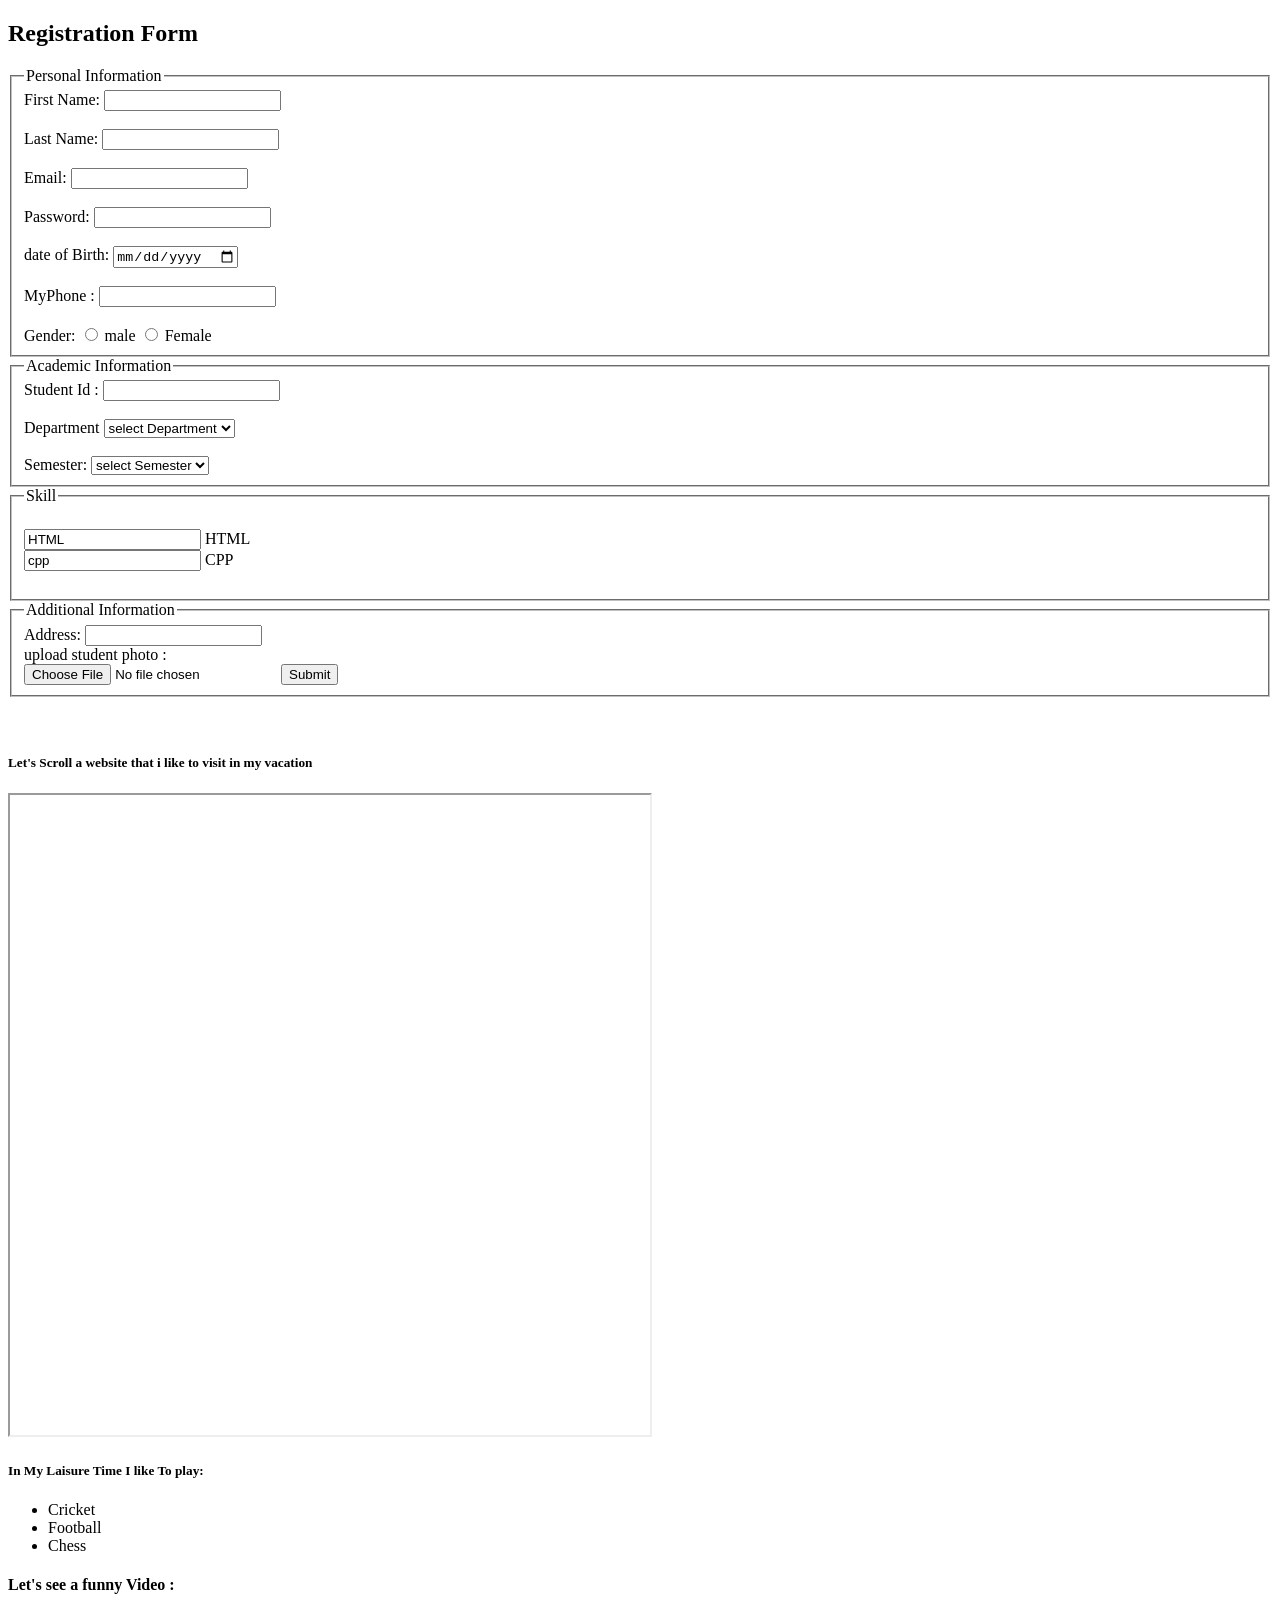
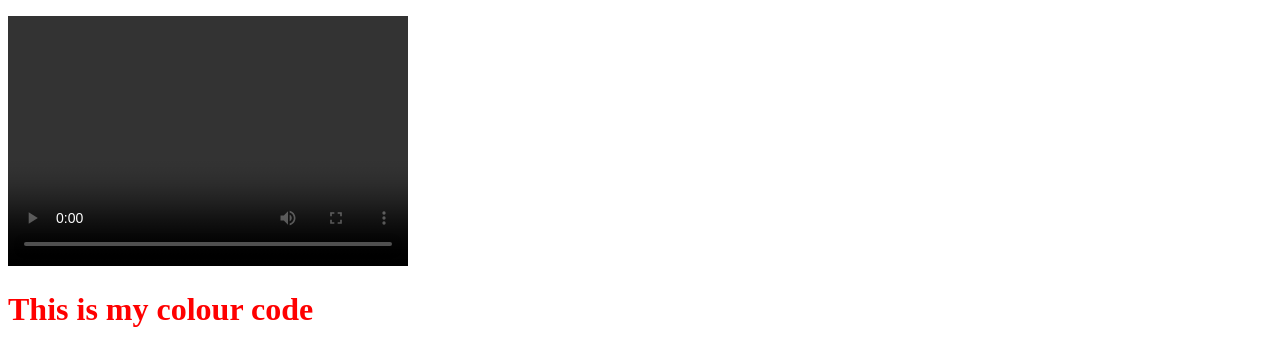
<file: index.html>
<!DOCTYPE html>
<html lang="en">
<head>
    <meta charset="UTF-8">
    <meta name="viewport" content="width=device-width, initial-scale=1.0">
    <title>Document</title>
</head>
<body>
    <h2>Registration Form</h2>
    <form action="#" method="post">
     <fieldset>
        <legend>Personal Information</legend>
        <label for="fname">First Name:</label>
        <input type="text" name="fname" id="fname" required>
          <br><br>

        <label for="fname">Last Name:</label>
        <input type="text" name="lname" id="lname" required>
        <br><br>

          <label for="Email">Email:</label>
        <input type="email" name="Email" id="Email" required>
        <br><br>

        <label for="password">Password:</label>
        <input type="password" name="password" id="password"required>
        <br><br>

         <label for="dob">date of Birth:</label>
        <input type="date" name="dob" id="dob" required>
        <br><br>

        <label for="Phone_Number ">MyPhone :</label>
        <input type="Phone_Number" number="Phone_Number" id="Phone_Number" required>  
        <br><br>      
        
         Gender:
        <input type="radio" name=" gender" id="male" value="male">
        <label for="male">male</label>

         <input type="radio" name="gender" id="female" value="Female">
        <label for="female">Female</label>


        
     </fieldset>


     <fieldset>
        <legend>Academic Information </legend>
     <label for="studentId">Student Id :</label>
        <input type="text" name="studentId" id="studentId" required>
          <br><br>

          <label for="department">Department</label>
          <select name="department" id="department">
            <option value="">select Department</option>
            <option value="CSE">CSE</option>
            <option value="EEE">EEE</option>
            <option value="BBA">BBA</option>
          </select>
          <br><br>

          <label for="semester">Semester:</label>
          <select name="semester" id="semester">
            <option value="">select Semester</option>
            <option value="Spring">Spring</option>
            <option value="Fall">Fall</option>
            <option value="Summer">Summer</option>
          </select>
          </fieldset>
          
          <fieldset>
            <legend>Skill</legend>
            <br>
            <input type="cheakbox" name="skills" id="html" value="HTML">
            <label for="html">HTML</label> </label><br>
            
            <input type="cheakbox" name="skills" id="cpp" value="cpp">
            <label for="cpp">CPP</label> </label><br>
            <br>
 
           <!-- <h5>Let's Scroll a website where i like to visit always :</h5> -->
          </fieldset>


          <fieldset>

         <legend>Additional Information </legend>
        <label for="address">Address: </label> 
         <input type="text" name="address" id="fname" required>
        <br>
        <label for="photo">upload student photo :</label>
        <br>
         <input type="file" id="photo" name="photo">
         <input type="submit" id="file" name="file">
        <br>



            
          </fieldset>
        <br><br>
        <h5>Let's Scroll a website that i like to visit in my vacation</h5>

       
        <iframe src="https://aiub.xyz" height="640" width="640"></iframe>

        <h5>In My Laisure Time I like To play:</h5>
           <ul>      <!--Check Unordered list; If we want to check Ordered List we need to use ol at the place of Ul-->
            <li>Cricket</li>
             <li>Football</li>
             <li>Chess</li>
           </ul>
         
     <h4>Let's see a funny Video :</h4>
     <video width="400" height="250" controls original>
        <iframe width="560" height="315" src="https://www.youtube.com/embed/D_7Z0rJ6rbQ?si=OEhzXk4W2RYp0O4h" title="YouTube video player" frameborder="0" allow="accelerometer; autoplay; clipboard-write; encrypted-media; gyroscope; picture-in-picture; web-share" referrerpolicy="strict-origin-when-cross-origin" allowfullscreen></iframe>
     </video>
     <h1 style="color:Red;">This is my colour code </h1>
    </form>
</body>
</html>
</file>
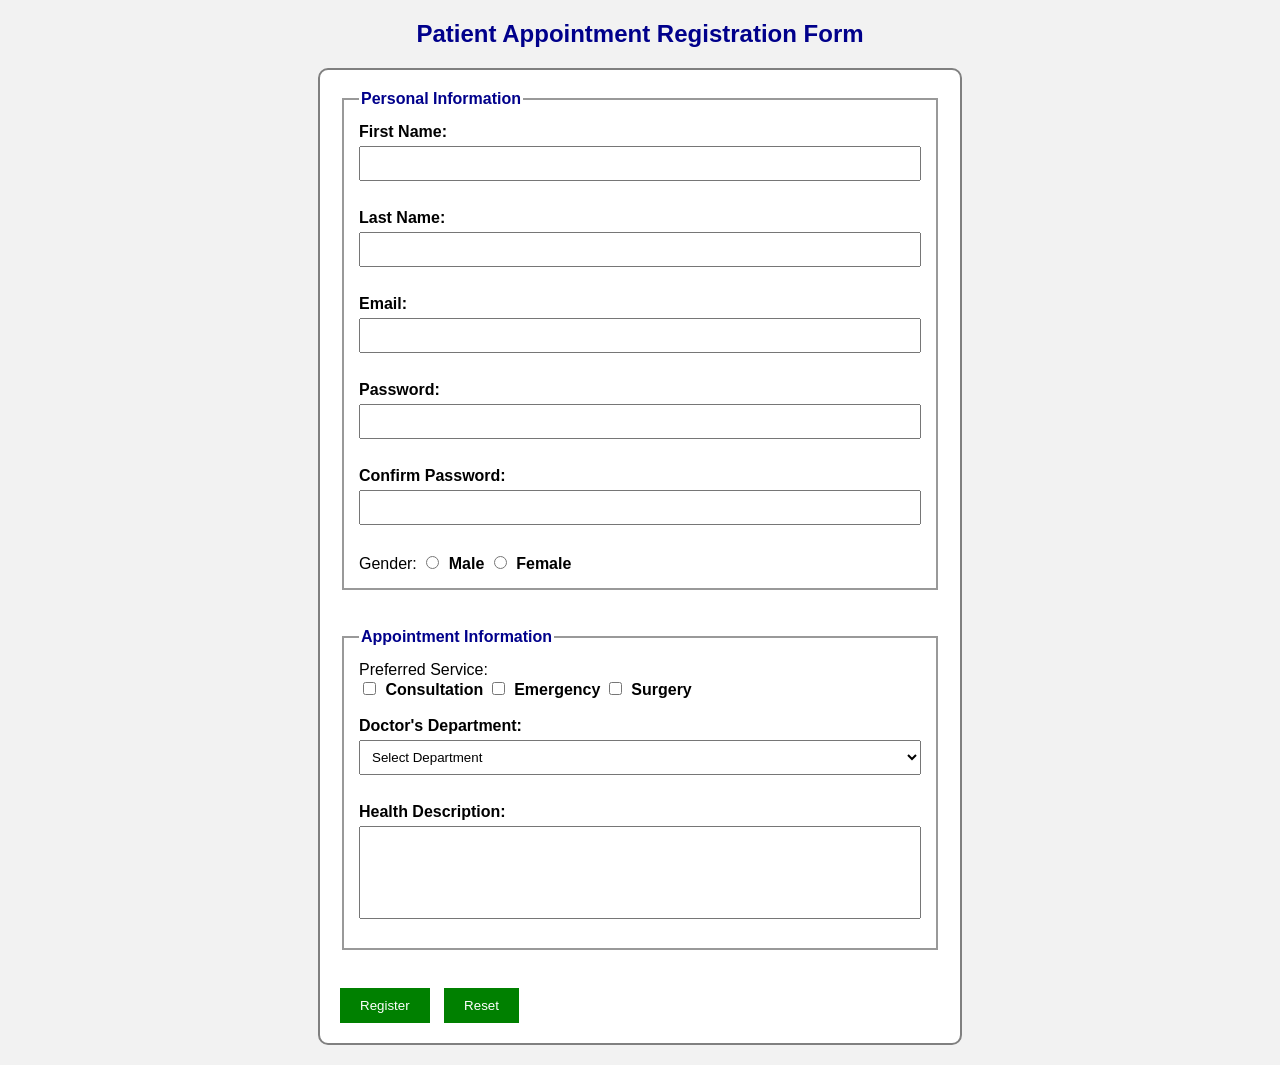
<file: labtask222222/index.html>
<!DOCTYPE html>
<html lang="en">
<head>
    <meta charset="UTF-8">
    <meta name="viewport" content="width=device-width, initial-scale=1.0">
    <title>Patient Appointment Registration</title>

    <link rel="stylesheet" href="style.css">
</head>
<body>

<h2>Patient Appointment Registration Form</h2>

<form action="#" method="post" id="appointmentForm">

    <fieldset>
        <legend>Personal Information</legend>

        <label for="fname">First Name:</label>
        <input type="text" name="fname" id="fname">
        <br><br>

        <label for="lname">Last Name:</label>
        <input type="text" name="lname" id="lname">
        <br><br>

        <label for="email">Email:</label>
        <input type="email" name="email" id="email">
        <br><br>

        <label for="password">Password:</label>
        <input type="password" name="password" id="password">
        <br><br>

        <label for="confirmPassword">Confirm Password:</label>
        <input type="password" name="confirmPassword" id="confirmPassword">
        <br><br>

        Gender:
        <input type="radio" name="gender" id="male" value="Male">
        <label for="male">Male</label>

        <input type="radio" name="gender" id="female" value="Female">
        <label for="female">Female</label>

    </fieldset>

    <br>

    <fieldset>
        <legend>Appointment Information</legend>

        Preferred Service:<br>

        <input type="checkbox" name="service" id="consultation" value="Consultation">
        <label for="consultation">Consultation</label>

        <input type="checkbox" name="service" id="emergency" value="Emergency">
        <label for="emergency">Emergency</label>

        <input type="checkbox" name="service" id="surgery" value="Surgery">
        <label for="surgery">Surgery</label>

        <br><br>

        <label for="department">Doctor's Department:</label>
        <select name="department" id="department">
            <option value="">Select Department</option>
            <option>Cardiology</option>
            <option>Neurology</option>
            <option>Orthopedics</option>
            <option>Pediatrics</option>
        </select>

        <br><br>

        <label for="description">Health Description:</label>
        <br>

        <textarea name="description" id="description" rows="5" cols="40"></textarea>

    </fieldset>

    <br>

    <input type="submit" value="Register">
    <input type="reset" value="Reset">

</form>

<h3 id="success"></h3>

<script src="code.js"></script>

</body>
</html>
</file>
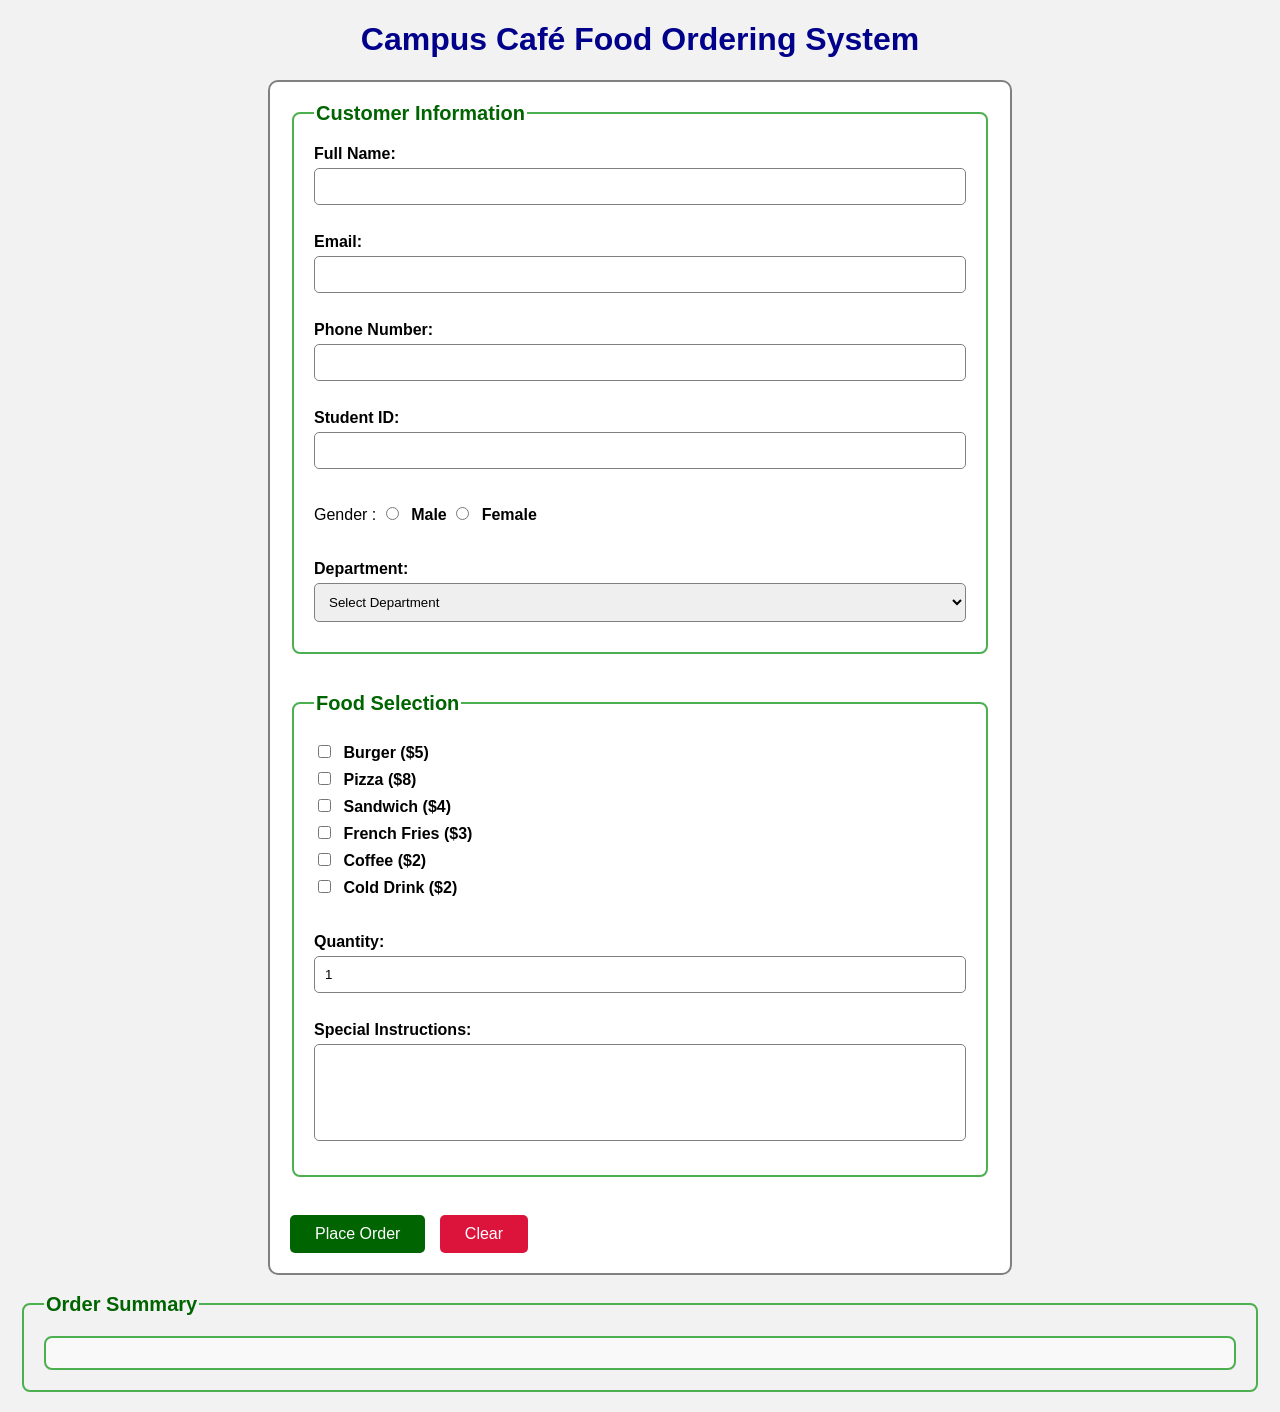
<file: online Cafe/index.html>
<!DOCTYPE html>
<html lang="en">
<head>
    <meta charset="UTF-8">
    <meta name="viewport" content="width=device-width, initial-scale=1.0">
    <title>Campus Café Food Ordering System</title>

    <link rel="stylesheet" href="style.css">
</head>

<body>

<h1>Campus Café Food Ordering System</h1>

<form id="orderForm">

<fieldset>

<legend>Customer Information</legend>

<label for="name">Full Name:</label>
<input type="text" id="name">
<span id="nameError"></span>

<br><br>

<label for="email">Email:</label>
<input type="email" id="email">
<span id="emailError"></span>

<br><br>

<label for="phone">Phone Number:</label>
<input type="text" id="phone">
<span id="phoneError"></span>

<br><br>

<label for="studentid">Student ID:</label>
<input type="text" id="studentid">
<span id="studentError"></span>

<br><br>

Gender :

<input type="radio" name="gender" value="Male">
<label>Male</label>

<input type="radio" name="gender" value="Female">
<label>Female</label>

<br>
<span id="genderError"></span>

<br><br>

<label for="department">Department:</label>

<select id="department">

<option value="">Select Department</option>

<option value="CSE">CSE</option>

<option value="EEE">EEE</option>

<option value="BBA">BBA</option>

<option value="English">English</option>

<option value="Other">Other</option>

</select>

<span id="departmentError"></span>

</fieldset>

<br>

<fieldset>

<legend>Food Selection</legend>

<input type="checkbox" class="food" value="Burger" data-price="5">
<label>Burger ($5)</label>

<br>

<input type="checkbox" class="food" value="Pizza" data-price="8">
<label>Pizza ($8)</label>

<br>

<input type="checkbox" class="food" value="Sandwich" data-price="4">
<label>Sandwich ($4)</label>

<br>

<input type="checkbox" class="food" value="French Fries" data-price="3">
<label>French Fries ($3)</label>

<br>

<input type="checkbox" class="food" value="Coffee" data-price="2">
<label>Coffee ($2)</label>

<br>

<input type="checkbox" class="food" value="Cold Drink" data-price="2">
<label>Cold Drink ($2)</label>

<br>

<span id="foodError"></span>

<br><br>

<label for="quantity">Quantity:</label>

<input type="number" id="quantity" min="1" value="1">

<span id="quantityError"></span>

<br><br>

<label for="instruction">Special Instructions:</label>

<textarea id="instruction" rows="5" cols="40"></textarea>

</fieldset>

<br>

<input type="submit" value="Place Order">

<input type="reset" value="Clear">

</form>

<br>

<fieldset>

<legend>Order Summary</legend>

<div id="output"></div>

</fieldset>

<script src="script.js"></script>

</body>
</html>
</file>
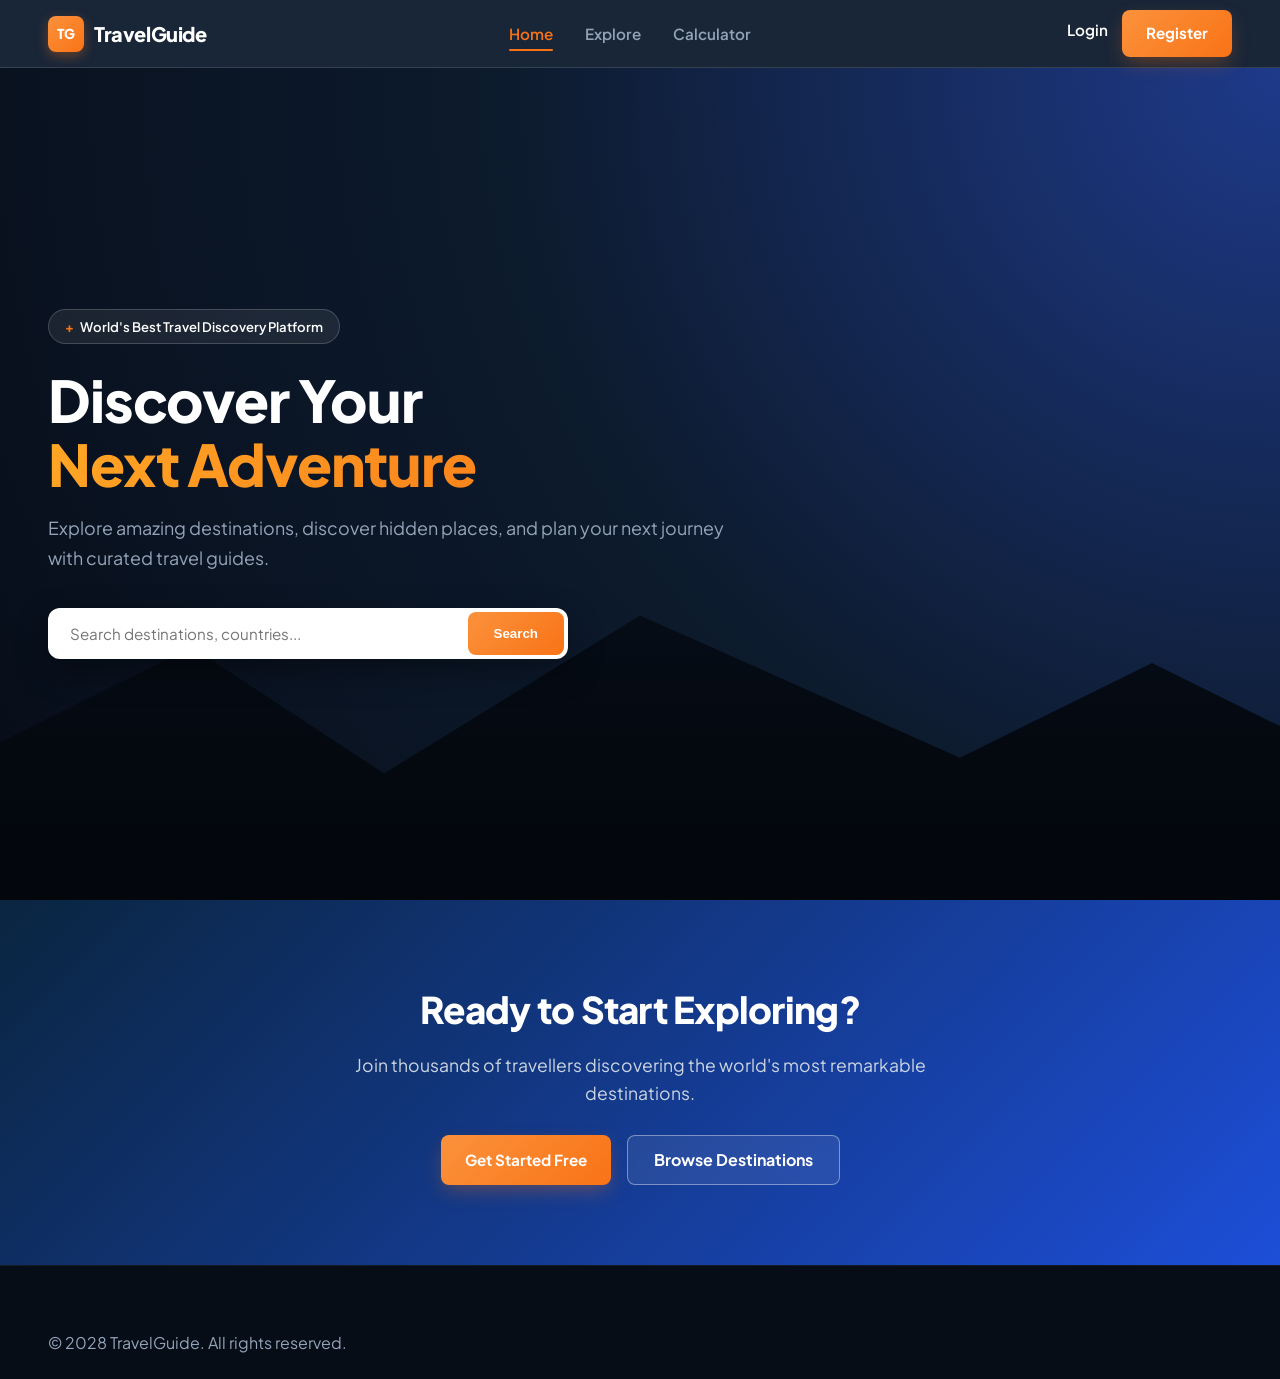
<file: W_Tech_Project/index.html>
<!DOCTYPE html>
<html lang="en">
<head>
  <meta charset="UTF-8"/>
  <meta name="viewport" content="width=device-width, initial-scale=1.0"/>
  <title>TravelGuide – Home</title>
  <link rel="stylesheet" href="style.css"/>
</head>
<body>

  <!-- NAVBAR -->
  <nav class="navbar">
    <a href="index.html" class="nav-logo">
      <span class="logo-icon">TG</span>
      <span>TravelGuide</span>
    </a>

    <ul class="nav-links">
      <li><a href="index.html" class="active">Home</a></li>
      <li><a href="explore.html">Explore</a></li>
      <li><a href="calculator.html">Calculator</a></li>
    </ul>

    <div class="nav-actions">
      <div id="navGuestActions">
        <a href="login.html" class="btn-text">Login</a>
        <a href="register.html" class="btn-primary">Register</a>
      </div>
      <div id="navUserDisplay" class="nav-user" style="display:none;">
        <span id="navUserName" class="user-badge-name"></span>
        <span id="navUserRole" class="user-badge-role"></span>
        <button class="btn-outline" onclick="logoutUser()">Logout</button>
      </div>
    </div>
  </nav>

  <!-- HERO SECTION -->
  <main>
    <section class="hero-section">
      <div class="hero-mountain"></div>
      <div class="hero-content">
        <div class="badge"><b>+</b> World's Best Travel Discovery Platform</div>
        <h1 class="hero-title">Discover Your <span class="accent">Next Adventure</span></h1>
        <p class="hero-sub">Explore amazing destinations, discover hidden places, and plan your next journey with curated travel guides.</p>
        
        <form class="search-bar" action="explore.html" method="GET">
          <input type="text" name="search" placeholder="Search destinations, countries..."/>
          <button type="submit">Search</button>
        </form>
      </div>
    </section>

    <!-- CTA BANNER -->
    <section class="cta-banner">
      <h2>Ready to Start Exploring?</h2>
      <p>Join thousands of travellers discovering the world's most remarkable destinations.</p>
      <div class="cta-buttons">
        <a href="register.html" class="btn-primary">Get Started Free</a>
        <a href="explore.html" class="btn-outline-white">Browse Destinations</a>
      </div>
    </section>
  </main>

  <footer class="footer">
    <p>&copy; 2028 TravelGuide. All rights reserved.</p>
  </footer>

  <div id="toast" class="toast"></div>
  <script src="script.js"></script>
</body>
</html>
</file>
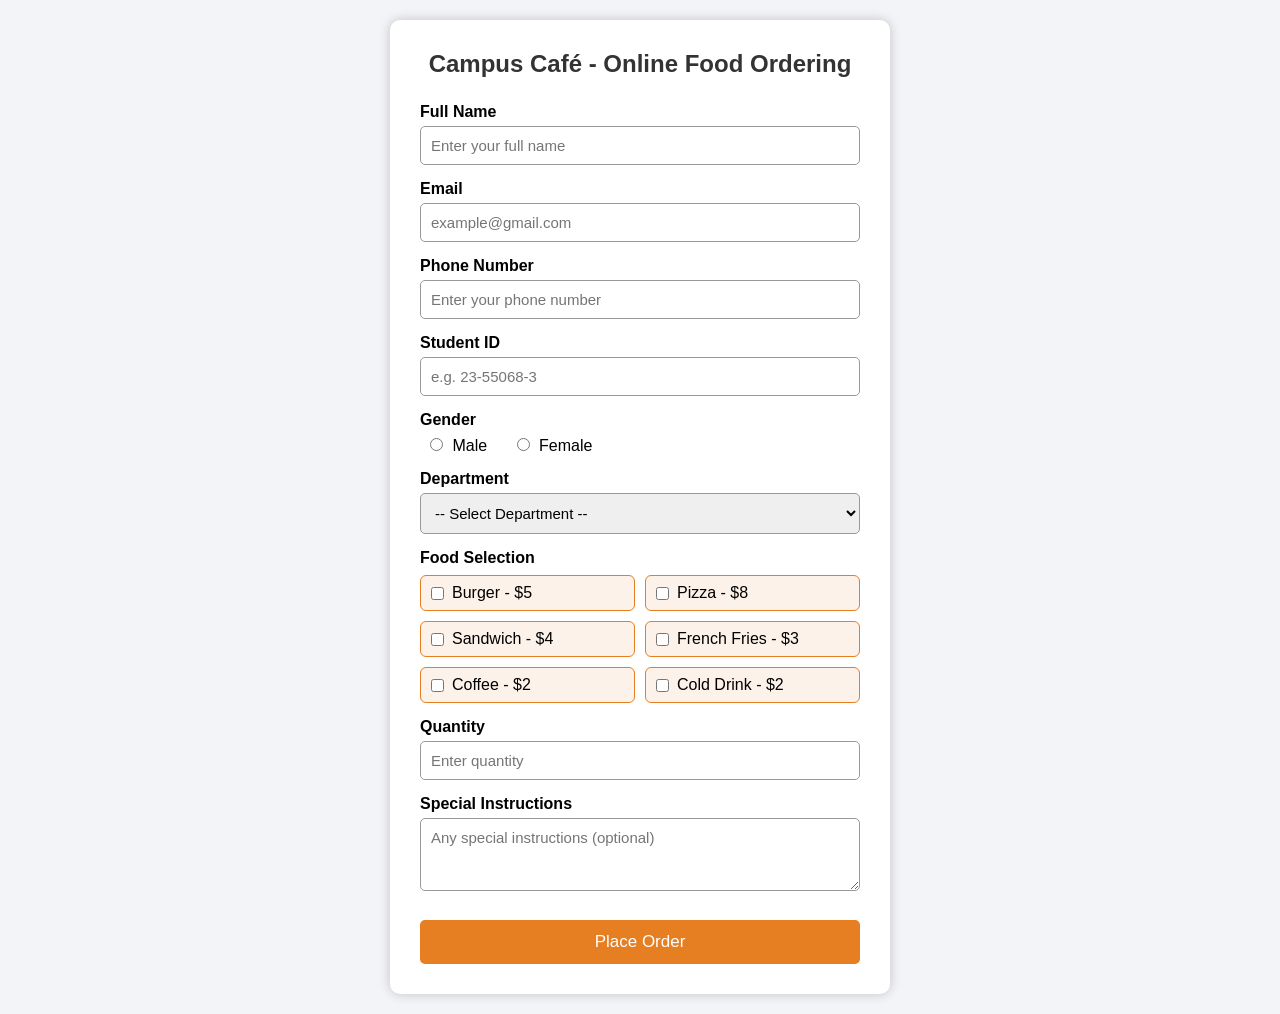
<file: Final_Term/Online_Cafe/index.html>
<!DOCTYPE html>
<html lang="en">

<head>
    <meta charset="UTF-8">
    <meta name="viewport" content="width=device-width, initial-scale=1.0">
    <title>Campus Café - Online Food Ordering</title>
    <link rel="stylesheet" href="style.css">
</head>

<body>
<div class="container">

  <h2>Campus Café - Online Food Ordering</h2>

  <form id="myForm">

 <label for="fullName">Full Name</label>
 <input type="text" id="fullName" placeholder="Enter your full name">
<small id="fullNameError" class="error"></small>

<label for="email">Email</label>
     <input type="email" id="email" placeholder="example@gmail.com">
  <small id="emailError" class="error"></small>

<label for="phone">Phone Number</label>
<input type="text" id="phone" placeholder="Enter your phone number">
 <small id="phoneError" class="error"></small>

 <label for="studentId">Student ID</label>
<input type="text" id="studentId" placeholder="e.g. 23-55068-3">
 <small id="studentIdError" class="error"></small>

 <label>Gender</label>

 <div class="radio-group">

 <input type="radio" id="male" name="gender" value="Male">
 <label for="male">Male</label>

<input type="radio" id="female" name="gender" value="Female">
 <label for="female">Female</label>

</div>

 <small id="genderError" class="error"></small>

  <label for="department">Department</label>

   <select id="department">
  <option value="">-- Select Department --</option>
  <option value="CSE">CSE</option>
<option value="EEE">EEE</option>
  <option value="BBA">BBA</option>
  <option value="English">English</option>
  <option value="Other">Other</option>
     </select>

<small id="departmentError" class="error"></small>

<label>Food Selection</label>
  <div class="food-group">

  <div class="food-item">
 <input type="checkbox" id="burger" name="food" value="Burger" data-price="5">
  <label for="burger">Burger - $5</label>
 </div>

<div class="food-item">
<input type="checkbox" id="pizza" name="food" value="Pizza" data-price="8">
 <label for="pizza">Pizza - $8</label>
 </div>

<div class="food-item">
<input type="checkbox" id="sandwich" name="food" value="Sandwich" data-price="4">
<label for="sandwich">Sandwich - $4</label>
</div>

<div class="food-item">
 <input type="checkbox" id="fries" name="food" value="French Fries" data-price="3">
<label for="fries">French Fries - $3</label>
  </div>

<div class="food-item">
<input type="checkbox" id="coffee" name="food" value="Coffee" data-price="2">
 <label for="coffee">Coffee - $2</label>
</div>

<div class="food-item">
<input type="checkbox" id="coldDrink" name="food" value="Cold Drink" data-price="2">
<label for="coldDrink">Cold Drink - $2</label>
 </div>

</div>

<small id="foodError" class="error"></small>
     <label for="quantity">Quantity</label>
    <input type="number" id="quantity" placeholder="Enter quantity" min="0">

 <small id="quantityError" class="error"></small>
 <label for="instructions">Special Instructions</label>

 <textarea id="instructions" rows="3"
                placeholder="Any special instructions (optional)"></textarea>
     <button type="submit">Place Order</button>



 </form>

  <div class="result" id="resultBox">

 <h3>Order Summary</h3>

 <p id="resultName"></p>
 <p id="resultStudentId"></p>
 <p id="resultDepartment"></p>
 <p id="resultItemsLabel"></p>
 <ul id="resultItems"></ul>
 <p id="resultQuantity"></p>
<p id="resultTotal"></p>

<p id="confirmationMessage" class="success"></p>

 </div>

</div>

   <script src="script.js"></script>
</body>

</html>
</file>
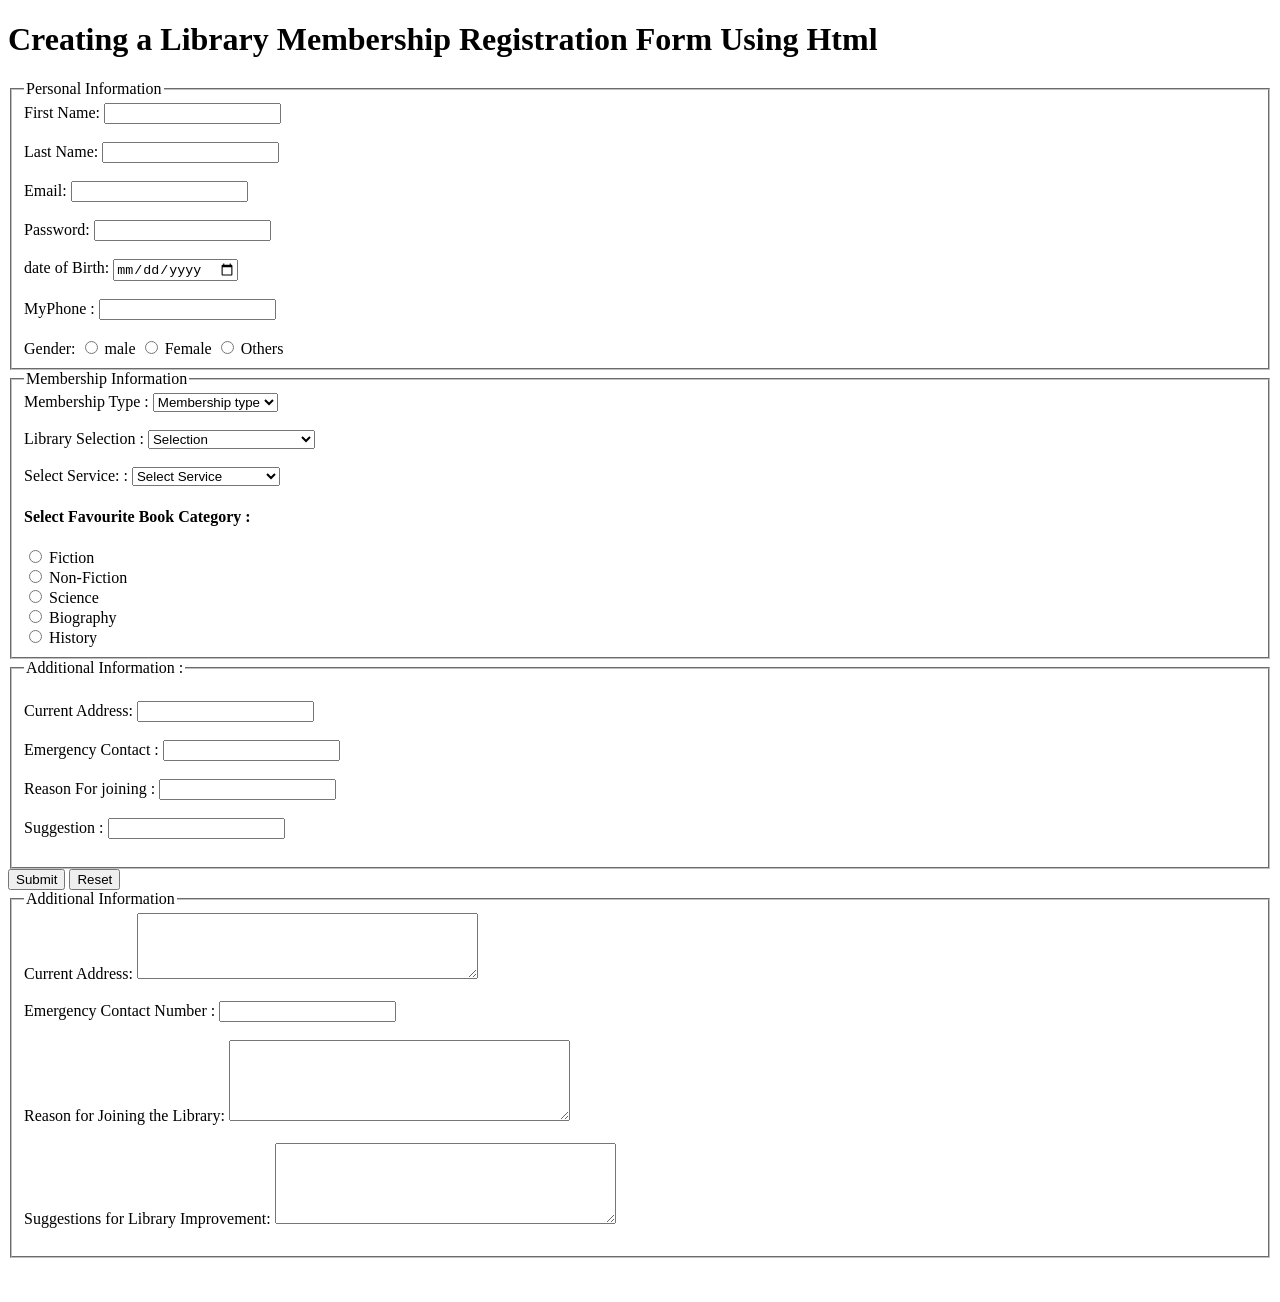
<file: labtask.html>
<!DOCTYPE html>
<html lang="en">
<head>
    <meta charset="UTF-8">
    <meta name="viewport" content="width=device-width, initial-scale=1.0">
    <title>Document</title>
</head>
<body>
    <h1>Creating a Library Membership Registration Form Using Html</h1>
    <fieldset>
    <legend>Personal Information</legend>
        <label for="fname">First Name:</label>
        <input type="text" name="fname" id="fname" required>
          <br><br>

        <label for="fname">Last Name:</label>
        <input type="text" name="lname" id="lname" required>
        <br><br>

          <label for="Email">Email:</label>
        <input type="email" name="Email" id="Email" required>
        <br><br>

        <label for="password">Password:</label>
        <input type="password" name="password" id="password"required>
        <br><br>

         <label for="dob">date of Birth:</label>
        <input type="date" name="dob" id="dob" required>
        <br><br>

        <label for="Phone_Number ">MyPhone :</label>
        <input type="Phone_Number" number="Phone_Number" id="Phone_Number" required>  
        <br><br>      
        
         Gender:
        <input type="radio" name=" gender" id="male" value="male">
        <label for="male">male</label>

         <input type="radio" name="gender" id="female" value="Female">
        <label for="female">Female</label>

        <input type="radio" name="gender" id="Others" value="others">
        <label for="female">Others</label>

        
     </fieldset>


     <fieldset>
        <legend>Membership Information </legend>
     
         <label for="Membership Type">Membership Type :</label>
          <select name="department" id="department">
            <option value="">Membership type</option>
            <option value="Student">Student</option>
            <option value="Faculty">Faculty</option>
            <option value="Researcher">Researcher</option>
             <option value="General Member">General Member</option>
          </select>
          <br><br>
        <label for="Library Selection">Library Selection </label> :</label>
          <select name="Library selection" id="Library Selection:">
             <option value="Selection"> Selection</option>
            <option value="Science And TEchnology"> Science and Technology</option>
            <option value="Literature">Literature</option>
            <option value="Business Studies">Business</option>
            <option value="History">History</option>
             <option value="Art and cultyre">Art and Culture</option>
          </select>
          <br>
          <br>


         <label for="Service">Select Service:</label> :</label>
          <select name="Borrowing Book" id="Service">
            <option value="Select Service"> Select Service </option>
            <option value="Borrowing Book">Borrowing Book</option>
            <option value="Digital Library Access">Library Access</option>
            <option value="Reading Room">Reading Room</option>
             <option value="Research Assistance">Research Assistance</option>
          </select>



          <h4>Select Favourite Book Category : </h4>
           <input type="radio" name=" Fiction" id="Fiction" value="Fiction">
        <label for="Fiction">Fiction</label><br>

          <input type="radio" name=" Non-Fiction" id="Non-Fiction" value="Non-Fiction">
        <label for="Non-Fiction">Non-Fiction</label><br>
          
        <input type="radio" name=" Science" id="Sciencen" value="Science">
        <label for="Science">Science</label><br>

        <input type="radio" name=" Biography" id="Biography" value="Biography">
        <label for="Biography">Biography</label><br>

        <input type="radio" name=" History" id="History" value="History">
        <label for="History">History</label><br>


        
          </fieldset>
          
          <fieldset>
            <legend>Additional Information :</legend>
            <br>
            <label for="Address">Current Address:</label>
        <input type="text" name="address" id="address" required>
          <br><br>

          
        <label for="Phone_Number "> Emergency Contact :</label>
        <input type="Phone_Number" number="Phone_Number" id="Phone_Number" required>  
        <br><br>      

        <label for="Reason For Joining"> Reason For joining :</label>
        <input type="Phone_Number" number="Phone_Number" id="Phone_Number" required>  
        <br><br>    

        
        <label for="address"> Suggestion :</label>
        <input type="address" number="address" id="address" rows="4" cols="40" required>  
        <br><br>  
           
           
          </fieldset>
          <input type="submit" id="file" name="file">
          <input type="reset" id="file" name="Clear">


          <fieldset>
     <legend>Additional Information</legend>
       
<label for="address"> Current Address:</label>
 <textarea name="address" id="address" rows="4" cols="40"></textarea>
    <br><br>
       
    <label for="contact">Emergency Contact Number :</label>
  <input type="tel" name="contact" id="contact" required>
   <br><br>
   
<label for="reason"> Reason for Joining the Library:</label>
<textarea name="reason" id="reason" rows="5" cols="40"></textarea>
    <br><br>
 
<label for="suggestion">Suggestions for Library Improvement:</label>
<textarea name="suggestion" id="suggestion" rows="5" cols="40"></textarea>
    <br><br>
 
 
    </fieldset>
    <br><br>







    
</body>
</html>
</file>
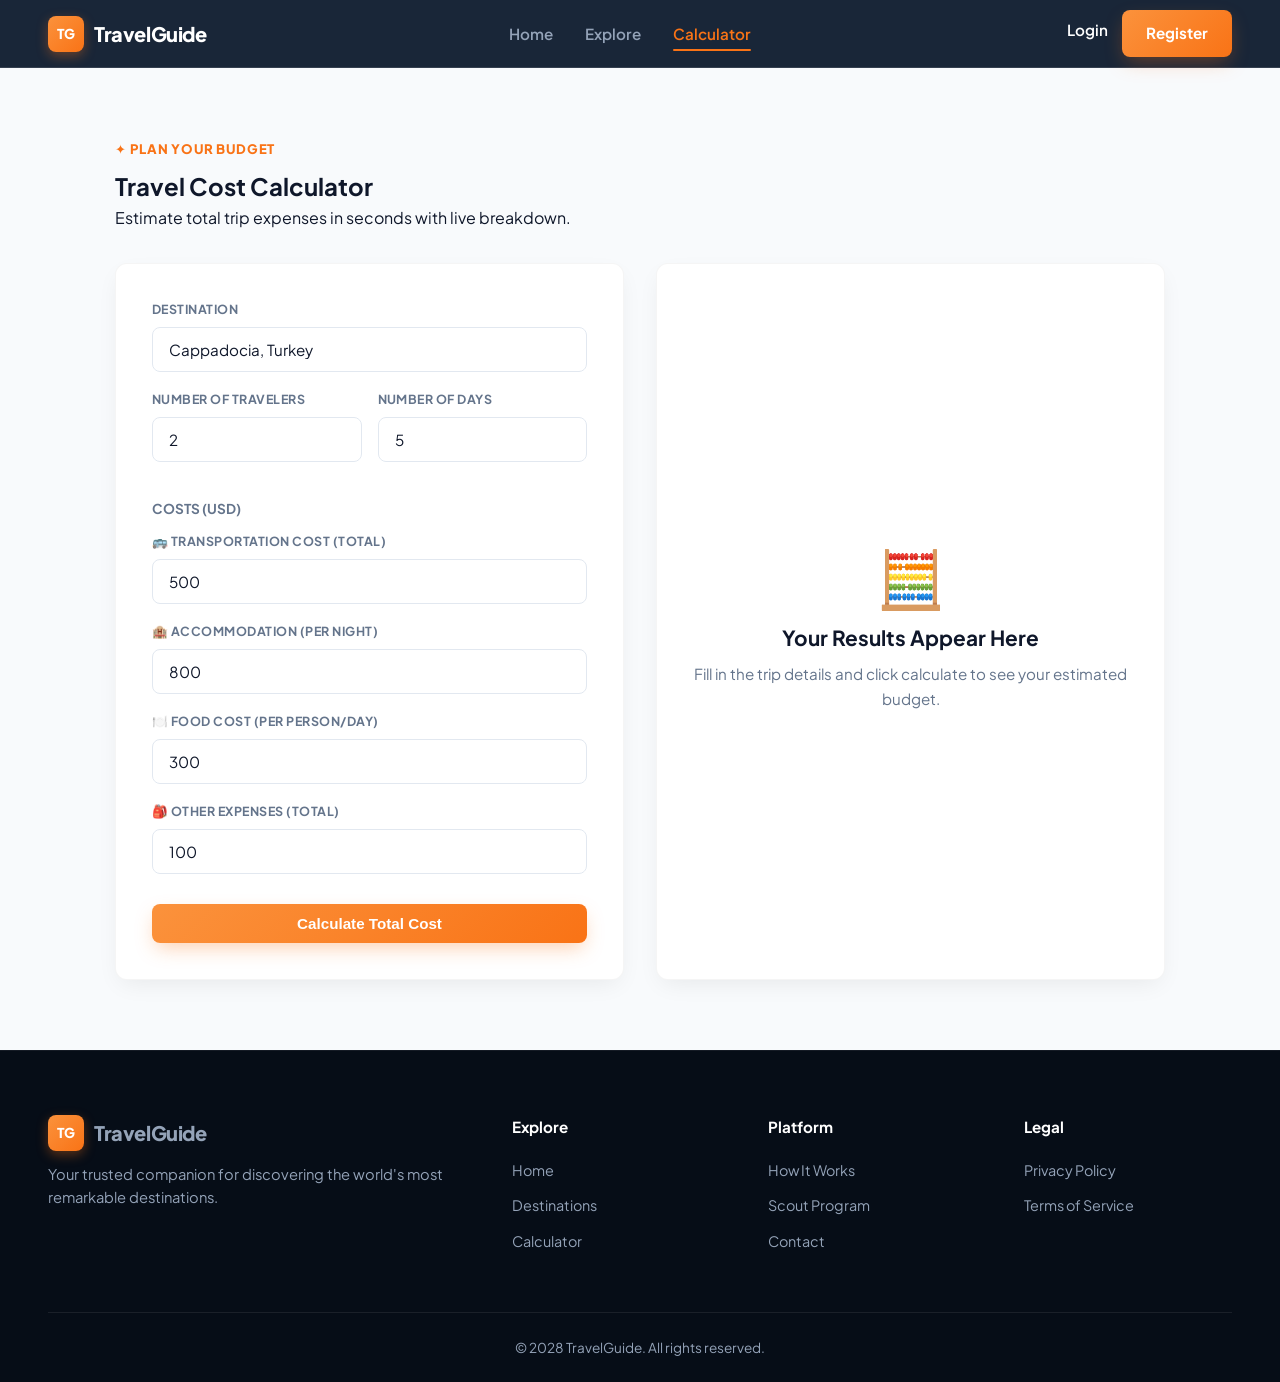
<file: W_Tech_Project/calculator.html>
<!DOCTYPE html>
<html lang="en">
<head>
  <meta charset="UTF-8"/>
  <meta name="viewport" content="width=device-width, initial-scale=1.0"/>
  <title>TravelGuide – Travel Cost Calculator</title>
  <link rel="stylesheet" href="style.css"/>
</head>
<body>

  <!-- NAVBAR -->
  <nav class="navbar">
    <a href="index.html" class="nav-logo">
      <span class="logo-icon">TG</span>
      <span>TravelGuide</span>
    </a>

    <ul class="nav-links">
      <li><a href="index.html">Home</a></li>
      <li><a href="explore.html">Explore</a></li>
      <li><a href="calculator.html" class="active">Calculator</a></li>
    </ul>

    <div class="nav-actions">
      <div id="navGuestActions">
        <a href="login.html" class="btn-text">Login</a>
        <a href="register.html" class="btn-primary">Register</a>
      </div>
      <div id="navUserDisplay" class="nav-user" style="display:none;">
        <span id="navUserName"></span>
        <span id="navUserRole" class="user-badge-role"></span>
        <button class="btn-outline" onclick="logoutUser()">Logout</button>
      </div>
    </div>
  </nav>

  <!-- CALCULATOR MAIN SECTION -->
  <main>
    <section class="section light-section">
      <div style="max-width:1050px; margin:0 auto;">
        <span class="eyebrow">✦ Plan Your Budget</span>
        <h2>Travel Cost Calculator</h2>
        <p class="sub-text">Estimate total trip expenses in seconds with live breakdown.</p>
      </div>

      <div class="calculator-grid">
        <!-- Input Form (Left Side) -->
        <div class="card card-form">
          <div class="form-group">
            <label for="cDest">Destination</label>
            <input type="text" id="cDest" class="form-input" placeholder="e.g. Cappadocia, Turkey" value="Cappadocia, Turkey"/>
          </div>

          <div class="form-row">
            <div class="form-group">
              <label for="cTrav">Number of Travelers</label>
              <input type="number" id="cTrav" class="form-input" value="2" min="1"/>
            </div>
            <div class="form-group">
              <label for="cDays">Number of Days</label>
              <input type="number" id="cDays" class="form-input" value="5" min="1"/>
            </div>
          </div>

          <h4 style="margin: 18px 0 12px; font-size:0.85rem; text-transform:uppercase; color:var(--text-muted); font-weight:700;">
            Costs (USD)
          </h4>

          <div class="form-group">
            <label for="cTrans">🚌 Transportation Cost (total)</label>
            <input type="number" id="cTrans" class="form-input" value="500"/>
          </div>
          <div class="form-group">
            <label for="cAccom">🏨 Accommodation (per night)</label>
            <input type="number" id="cAccom" class="form-input" value="800"/>
          </div>
          <div class="form-group">
            <label for="cFood">🍽️ Food Cost (per person/day)</label>
            <input type="number" id="cFood" class="form-input" value="300"/>
          </div>
          <div class="form-group">
            <label for="cOther">🎒 Other Expenses (total)</label>
            <input type="number" id="cOther" class="form-input" value="100"/>
          </div>

          <button id="btnCalc" class="btn-primary btn-block" style="margin-top:12px;" onclick="runCalculation()">
            Calculate Total Cost
          </button>
        </div>

        <!-- Result Box (Right Side) -->
        <div class="card card-result">
          <!-- Empty State (Shown initially) -->
          <div id="resEmpty" class="result-placeholder">
            <span class="icon">🧮</span>
            <h3>Your Results Appear Here</h3>
            <p>Fill in the trip details and click calculate to see your estimated budget.</p>
          </div>

          <!-- Calculated Results (Shown on click) -->
          <div id="resFilled" class="result-breakdown" style="display:none;">
            <div id="rTotal" class="total-amount">$0</div>
            <span class="total-label">Estimated Total Budget</span>

            <div class="summary-list">
              <div class="summary-item"><span>Destination</span><b id="rDest">—</b></div>
              <div class="summary-item"><span>Travelers</span><b id="rTrav">—</b></div>
              <div class="summary-item"><span>Duration</span><b id="rDays">—</b></div>
              <div class="summary-item"><span>Transportation</span><b id="rTrans">—</b></div>
              <div class="summary-item"><span>Accommodation</span><b id="rAccom">—</b></div>
              <div class="summary-item"><span>Food Total</span><b id="rFood">—</b></div>
              <div class="summary-item"><span>Other</span><b id="rOther">—</b></div>
            </div>
          </div>
        </div>
      </div>
    </section>
  </main>

  <!-- FOOTER -->
  <footer class="footer">
    <div class="footer-grid">
      <div class="footer-brand">
        <div class="nav-logo">
          <span class="logo-icon">TG</span>
          <span>TravelGuide</span>
        </div>
        <p>Your trusted companion for discovering the world's most remarkable destinations.</p>
      </div>
      <div>
        <h4>Explore</h4>
        <ul>
          <li><a href="index.html">Home</a></li>
          <li><a href="explore.html">Destinations</a></li>
          <li><a href="calculator.html">Calculator</a></li>
        </ul>
      </div>
      <div>
        <h4>Platform</h4>
        <ul>
          <li><a href="#">How It Works</a></li>
          <li><a href="#">Scout Program</a></li>
          <li><a href="#">Contact</a></li>
        </ul>
      </div>
      <div>
        <h4>Legal</h4>
        <ul>
          <li><a href="#">Privacy Policy</a></li>
          <li><a href="#">Terms of Service</a></li>
        </ul>
      </div>
    </div>
    <div class="footer-bottom">
      <p>&copy; 2028 TravelGuide. All rights reserved.</p>
    </div>
  </footer>

  <div id="toast" class="toast"></div>

  <!-- JAVASCRIPT LOGIC -->
  <script src="script.js"></script>
  <script>
    function runCalculation() {
      const dest      = document.getElementById('cDest').value.trim() || 'Not specified';
      const travelers = parseInt(document.getElementById('cTrav').value) || 1;
      const days      = parseInt(document.getElementById('cDays').value) || 1;
      const transport = parseFloat(document.getElementById('cTrans').value) || 0;
      const accom     = parseFloat(document.getElementById('cAccom').value) || 0;
      const food      = parseFloat(document.getElementById('cFood').value) || 0;
      const other     = parseFloat(document.getElementById('cOther').value) || 0;

      const totalAccom = accom * days;
      const totalFood  = food * travelers * days;
      const total      = transport + totalAccom + totalFood + other;
      const fmt        = n => '$' + Number(n).toLocaleString();

      const btn = document.getElementById('btnCalc');
      btn.disabled = true;
      btn.textContent = 'Calculating...';

      document.getElementById('rTotal').textContent = fmt(total);
      document.getElementById('rDest').textContent  = dest;
      document.getElementById('rTrav').textContent  = `${travelers} person(s)`;
      document.getElementById('rDays').textContent  = `${days} day(s)`;
      document.getElementById('rTrans').textContent = fmt(transport);
      document.getElementById('rAccom').textContent = fmt(totalAccom);
      document.getElementById('rFood').textContent  = fmt(totalFood);
      document.getElementById('rOther').textContent = fmt(other);

      document.getElementById('resEmpty').style.display = 'none';
      document.getElementById('resFilled').style.display = 'block';
      showToast('Budget calculated successfully!');
      btn.disabled = false;
      btn.textContent = 'Calculate Total Cost';

      const payload = {
        destination: dest,
        travelers: travelers,
        days: days,
        transport: transport,
        accommodation: accom,
        food: food,
        other: other,
        email: Cookies.get('tg_email') || ''
      };

      try {
        sendAjax({
          url: 'api/calculator.php',
          method: 'POST',
          data: payload,
          onSuccess: function(res) {
            if (res && res.success) {
              document.getElementById('rTotal').textContent = fmt(res.total || total);
              document.getElementById('rDest').textContent = res.destination || dest;
              document.getElementById('rTrav').textContent = `${res.breakdown?.travelers ?? travelers} person(s)`;
              document.getElementById('rDays').textContent = `${res.breakdown?.days ?? days} day(s)`;
              document.getElementById('rTrans').textContent = fmt(res.breakdown?.transport ?? transport);
              document.getElementById('rAccom').textContent = fmt(res.breakdown?.accommodation ?? totalAccom);
              document.getElementById('rFood').textContent = fmt(res.breakdown?.food ?? totalFood);
              document.getElementById('rOther').textContent = fmt(res.breakdown?.other ?? other);
            }
          },
          onError: function(err) {
            console.warn('Background calculator save failed:', err);
          }
        });
      } catch (err) {
        console.warn('Calculator fallback worked without backend:', err);
      }
    }
  </script>
</body>
</html>
</file>
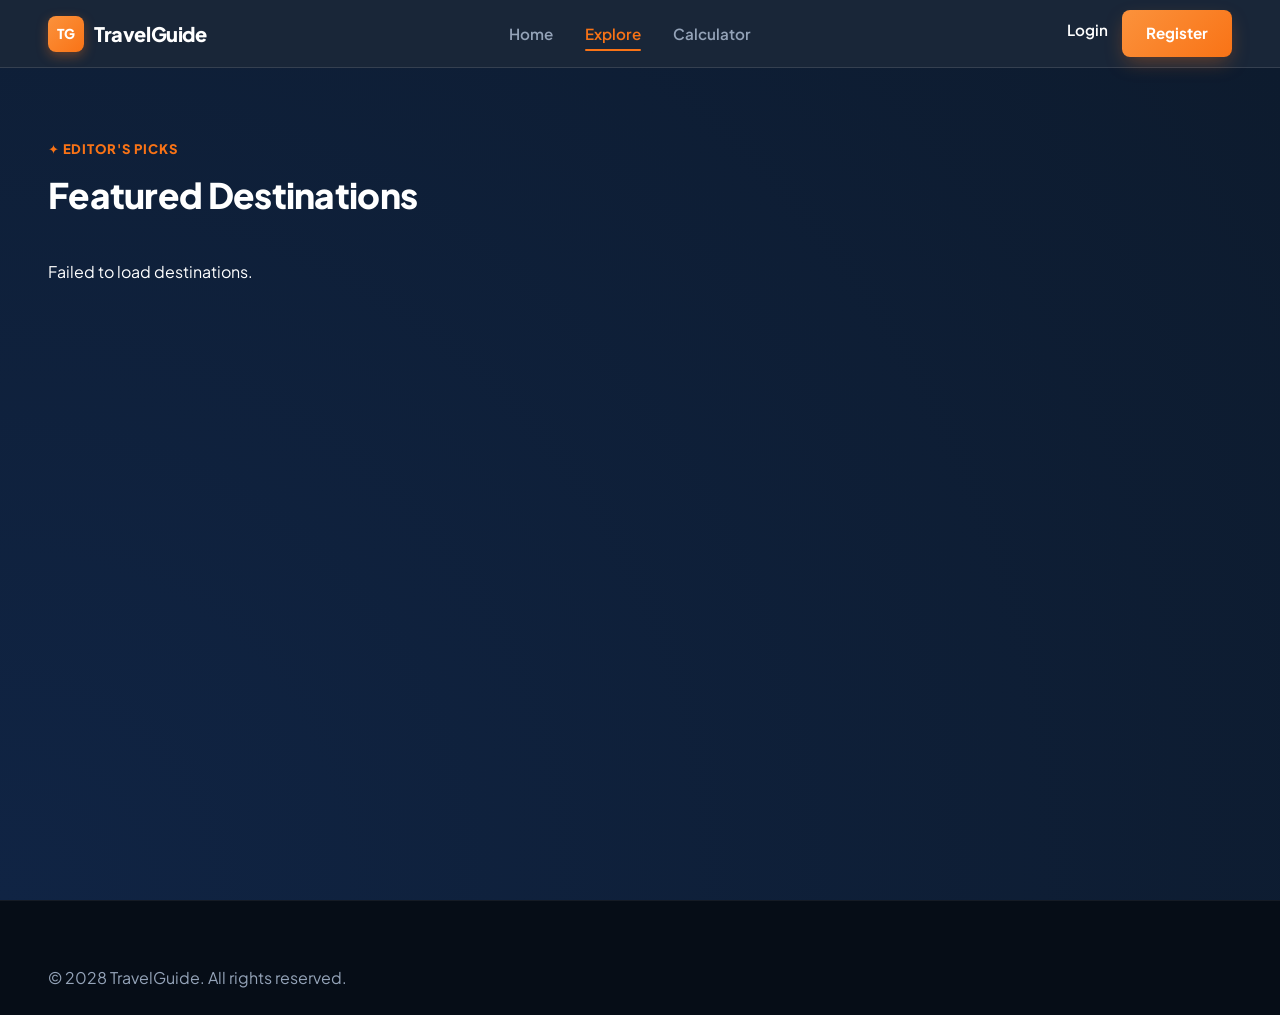
<file: W_Tech_Project/explore.html>
<!DOCTYPE html>
<html lang="en">
<head>
  <meta charset="UTF-8"/>
  <meta name="viewport" content="width=device-width, initial-scale=1.0"/>
  <title>TravelGuide – Explore Destinations</title>
  <link rel="stylesheet" href="style.css"/>
</head>
<body>

  <!-- NAVBAR -->
  <nav class="navbar">
    <a href="index.html" class="nav-logo">
      <span class="logo-icon">TG</span>
      <span>TravelGuide</span>
    </a>

    <ul class="nav-links">
      <li><a href="index.html">Home</a></li>
      <li><a href="explore.html" class="active">Explore</a></li>
      <li><a href="calculator.html">Calculator</a></li>
    </ul>

    <div class="nav-actions">
      <div id="navGuestActions">
        <a href="login.html" class="btn-text">Login</a>
        <a href="register.html" class="btn-primary">Register</a>
      </div>
      <div id="navUserDisplay" class="nav-user" style="display:none;">
        <span id="navUserName"></span>
        <span id="navUserRole" class="user-badge-role"></span>
        <button class="btn-outline" onclick="logoutUser()">Logout</button>
      </div>
    </div>
  </nav>

  <main>
    <section class="section dark-section">
      <div class="section-heading">
        <span class="eyebrow">✦ Editor's Picks</span>
        <div class="heading-row">
          <h2>Featured Destinations</h2>
        </div>
      </div>

      <!-- AJAX Destination Container -->
      <div id="destGrid" class="cards-grid">
        <div class="spinner"></div>
      </div>
    </section>
  </main>

  <footer class="footer">
    <p>&copy; 2028 TravelGuide. All rights reserved.</p>
  </footer>

  <div id="toast" class="toast"></div>
  <script src="script.js"></script>
  <script>
    // Load Destinations via AJAX
    document.addEventListener('DOMContentLoaded', () => {
      const grid = document.getElementById('destGrid');
      sendAjax({
        url: 'api/destination.php',
        onSuccess: (res) => {
          if (!res.success || !res.data.length) {
            grid.innerHTML = '<p>No destinations found.</p>';
            return;
          }
          grid.innerHTML = res.data.map(item => `
            <article class="card dest-card">
              <div class="dest-img-wrap di-${item.image_color || 'green'}">
                <span class="tag t-${item.budget_type === 'Expensive' ? 'exp' : (item.budget_type === 'Budget' ? 'bud' : 'mod')}">
                  ${item.budget_type}
                </span>
              </div>
              <div class="dest-content">
                <h3>${item.name}</h3>
                <div class="dest-meta">📍 ${item.country} • ${item.category}</div>
                <p class="dest-desc">${item.description}</p>
                <button class="btn-primary btn-block" onclick="showToast('Itinerary details coming soon!')">View Details</button>
              </div>
            </article>
          `).join('');
        },
        onError: () => {
          grid.innerHTML = '<p>Failed to load destinations.</p>';
        }
      });
    });
  </script>
</body>
</html>
</file>
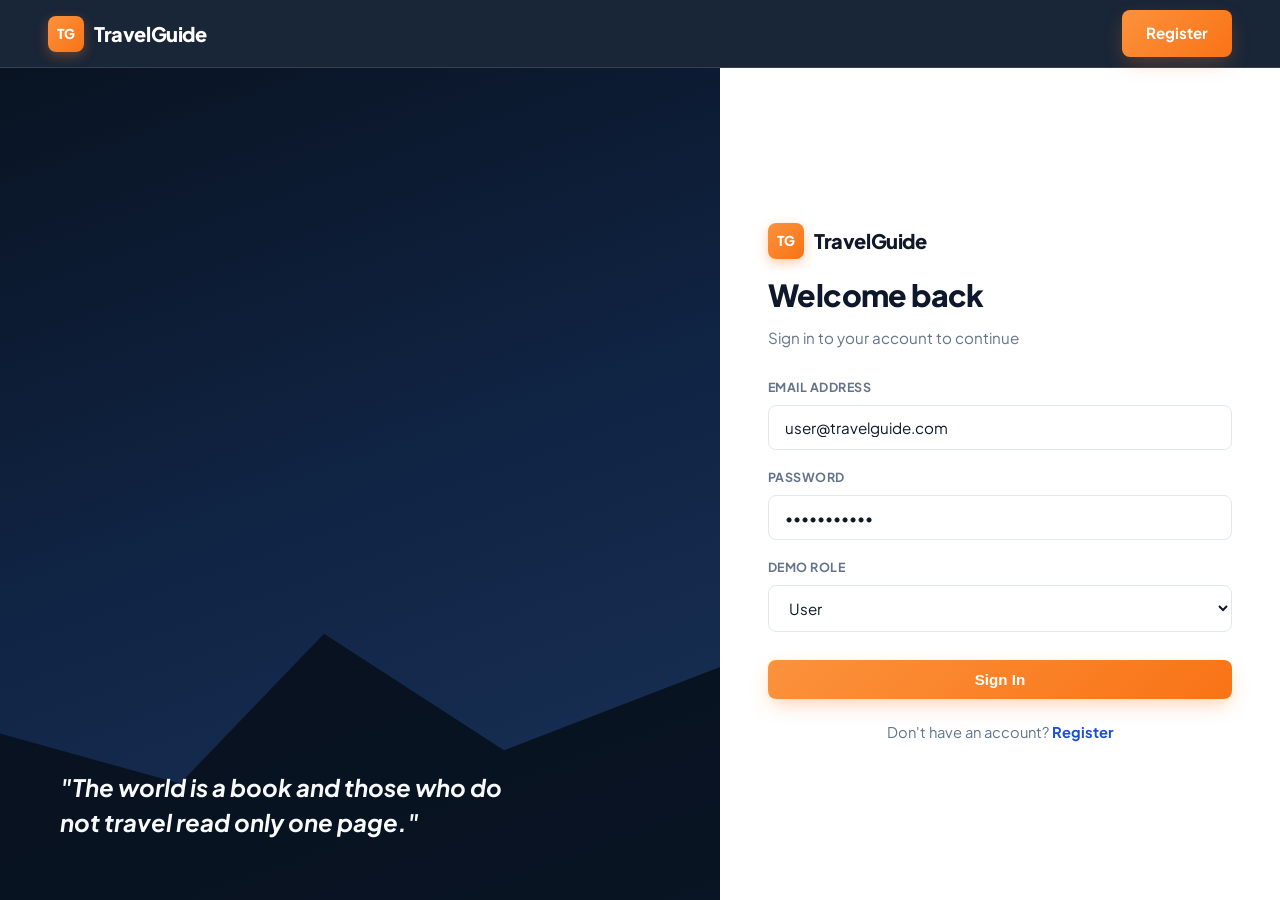
<file: W_Tech_Project/login.html>
<!DOCTYPE html>
<html lang="en">
<head>
  <meta charset="UTF-8"/>
  <meta name="viewport" content="width=device-width, initial-scale=1.0"/>
  <title>TravelGuide – Login</title>
  <link rel="stylesheet" href="style.css"/>
</head>
<body>

  <!-- NAVBAR -->
  <nav class="navbar">
    <a href="index.html" class="nav-logo">
      <span class="logo-icon">TG</span>
      <span>TravelGuide</span>
    </a>
    <div class="nav-actions">
      <a href="register.html" class="btn-primary">Register</a>
    </div>
  </nav>

  <main class="auth-container">
    <!-- Left Visual Image Panel -->
    <div class="auth-visual">
      <p class="auth-quote">"The world is a book and those who do not travel read only one page."</p>
    </div>

    <!-- Right Login Form -->
    <div class="auth-form-side">
      <div class="auth-header">
        <div class="nav-logo" style="color:var(--text-main); margin-bottom:12px;">
          <span class="logo-icon">TG</span>
          <span>TravelGuide</span>
        </div>
        <h2>Welcome back</h2>
        <p>Sign in to your account to continue</p>
      </div>

      <div id="feedback" class="feedback-msg" style="display:none;"></div>

      <div class="form-group">
        <label for="loginEmail">Email Address</label>
        <input type="email" id="loginEmail" class="form-input" placeholder="you@example.com" value="user@travelguide.com"/>
      </div>

      <div class="form-group">
        <label for="loginPass">Password</label>
        <input type="password" id="loginPass" class="form-input" placeholder="••••••••" value="password123"/>
      </div>

      <div class="form-group">
        <label for="loginRole">Demo Role</label>
        <select id="loginRole" class="form-input">
          <option value="user">User</option>
          <option value="admin">Admin</option>
          <option value="scout">Scout</option>
        </select>
      </div>

      <button id="btnLoginSubmit" class="btn-primary btn-block" style="margin-top:10px;" onclick="handleLogin()">
        Sign In
      </button>

      <div class="auth-footer">
        Don't have an account? <a href="register.html">Register</a>
      </div>
    </div>
  </main>

  <script src="script.js"></script>
  <script>
    function handleLogin() {
      const email    = document.getElementById('loginEmail').value.trim();
      const password = document.getElementById('loginPass').value.trim();
      const role     = document.getElementById('loginRole').value;
      const feedback = document.getElementById('feedback');
      const btn      = document.getElementById('btnLoginSubmit');

      if (!email || !password) {
        feedback.textContent = 'Please fill out all fields.';
        feedback.className = 'feedback-msg err';
        feedback.style.display = 'block';
        return;
      }

      btn.disabled = true;
      btn.textContent = 'Signing in...';

      sendAjax({
        url: 'api/login.php',
        method: 'POST',
        data: { email, password, role },
        onSuccess: (res) => {
          btn.disabled = false;
          btn.textContent = 'Sign In';

          if (res.success) {
            Cookies.set('tg_user', res.user.name);
            Cookies.set('tg_email', res.user.email);
            Cookies.set('tg_role', res.user.role);

            feedback.textContent = res.message;
            feedback.className = 'feedback-msg ok';
            feedback.style.display = 'block';

            setTimeout(() => {
              window.location.href = 'index.html';
            }, 1000);
          } else {
            feedback.textContent = res.message;
            feedback.className = 'feedback-msg err';
            feedback.style.display = 'block';
          }
        },
        onError: () => {
          btn.disabled = false;
          btn.textContent = 'Sign In';
          feedback.textContent = 'Network error occurred.';
          feedback.className = 'feedback-msg err';
          feedback.style.display = 'block';
        }
      });
    }
  </script>
</body>
</html>
</file>
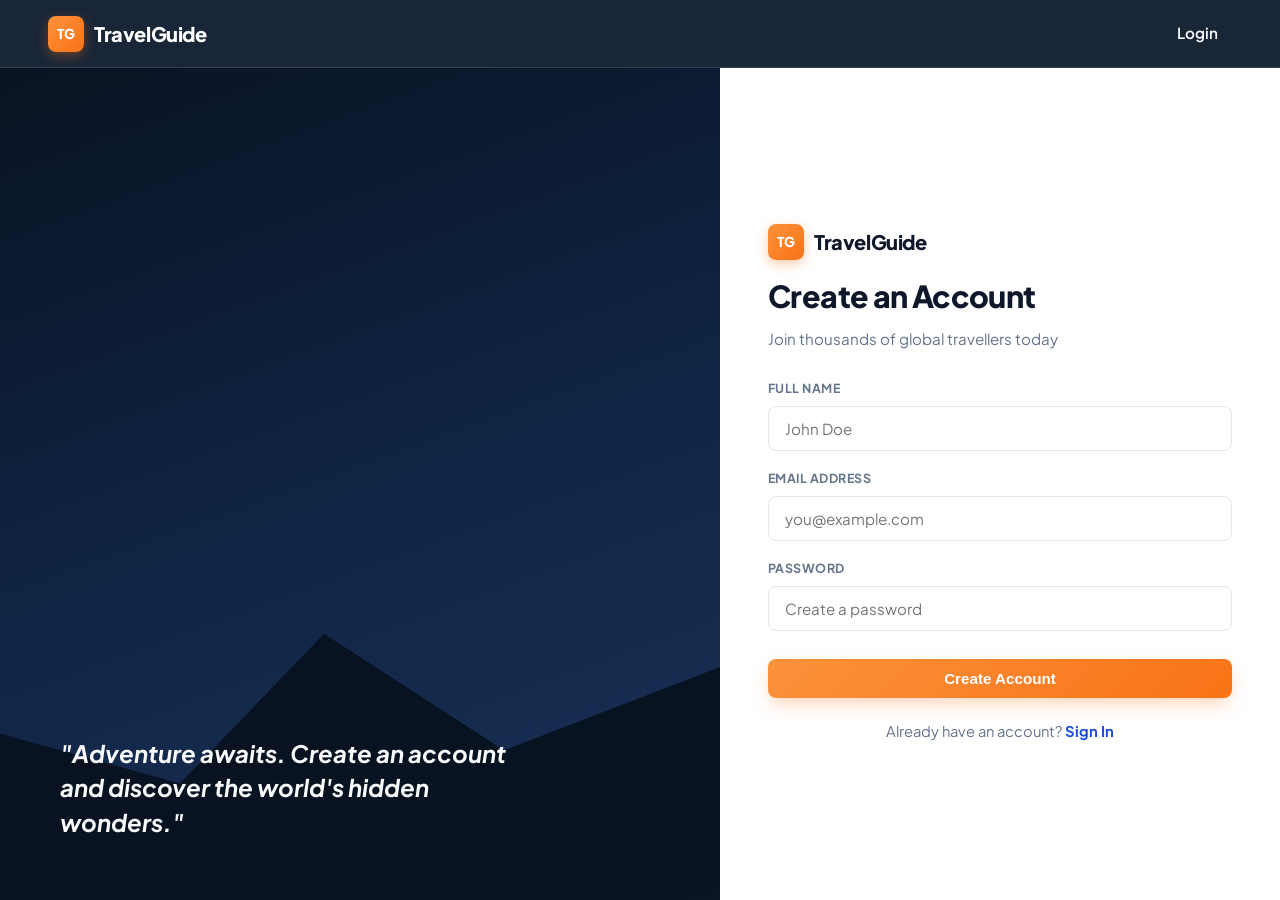
<file: W_Tech_Project/register.html>
<!DOCTYPE html>
<html lang="en">
<head>
  <meta charset="UTF-8"/>
  <meta name="viewport" content="width=device-width, initial-scale=1.0"/>
  <title>TravelGuide – Register</title>
  <link rel="stylesheet" href="style.css"/>
</head>
<body>

  <!-- NAVBAR -->
  <nav class="navbar">
    <a href="index.html" class="nav-logo">
      <span class="logo-icon">TG</span>
      <span>TravelGuide</span>
    </a>
    <div class="nav-actions">
      <a href="login.html" class="btn-text">Login</a>
    </div>
  </nav>

  <!-- AUTH MAIN CONTAINER -->
  <main class="auth-container">
    <!-- Left Visual Image Panel -->
    <div class="auth-visual">
      <p class="auth-quote">"Adventure awaits. Create an account and discover the world's hidden wonders."</p>
    </div>

    <!-- Right Form Panel -->
    <div class="auth-form-side">
      <div class="auth-header">
        <div class="nav-logo" style="color:var(--text-main); margin-bottom:12px;">
          <span class="logo-icon">TG</span>
          <span>TravelGuide</span>
        </div>
        <h2>Create an Account</h2>
        <p>Join thousands of global travellers today</p>
      </div>

      <div id="regFeedback" class="feedback-msg" style="display:none;"></div>

      <div class="form-group">
        <label for="regName">Full Name</label>
        <input type="text" id="regName" class="form-input" placeholder="John Doe"/>
      </div>

      <div class="form-group">
        <label for="regEmail">Email Address</label>
        <input type="email" id="regEmail" class="form-input" placeholder="you@example.com"/>
      </div>

      <div class="form-group">
        <label for="regPass">Password</label>
        <input type="password" id="regPass" class="form-input" placeholder="Create a password"/>
      </div>

      <button id="btnRegSubmit" class="btn-primary btn-block" style="margin-top:10px;" onclick="handleRegister()">
        Create Account
      </button>

      <div class="auth-footer">
        Already have an account? <a href="login.html">Sign In</a>
      </div>
    </div>
  </main>

  <script src="script.js"></script>
  <script>
    function handleRegister() {
      const name     = document.getElementById('regName').value.trim();
      const email    = document.getElementById('regEmail').value.trim();
      const password = document.getElementById('regPass').value.trim();
      const feedback = document.getElementById('regFeedback');
      const btn      = document.getElementById('btnRegSubmit');

      if (!name || !email || !password) {
        feedback.textContent = 'Please fill out all fields.';
        feedback.className = 'feedback-msg err';
        feedback.style.display = 'block';
        return;
      }

      btn.disabled = true;
      btn.textContent = 'Creating account...';

      sendAjax({
        url: 'api/register.php',
        method: 'POST',
        data: { name, email, password },
        onSuccess: (res) => {
          btn.disabled = false;
          btn.textContent = 'Create Account';

          if (res.success) {
            feedback.textContent = 'Account created successfully! Redirecting to login...';
            feedback.className = 'feedback-msg ok';
            feedback.style.display = 'block';
            setTimeout(() => window.location.href = 'login.html', 1500);
          } else {
            feedback.textContent = res.message;
            feedback.className = 'feedback-msg err';
            feedback.style.display = 'block';
          }
        },
        onError: () => {
          btn.disabled = false;
          btn.textContent = 'Create Account';
          feedback.textContent = 'Registration error occurred.';
          feedback.className = 'feedback-msg err';
          feedback.style.display = 'block';
        }
      });
    }
  </script>
</body>
</html>
</file>
<file: labtask222222/style.css>
body{
    font-family: Arial, sans-serif;
    background-color: #f2f2f2;
    margin: 20px;
}

h2{
    text-align: center;
    color: darkblue;
}

form{
    width: 600px;
    margin: auto;
    background-color: white;
    padding: 20px;
    border: 2px solid gray;
    border-radius: 10px;
}

fieldset{
    margin-bottom: 20px;
    padding: 15px;
    border: 2px solid #999;
}

legend{
    font-weight: bold;
    color: darkblue;
}

label{
    font-weight: bold;
}

input[type="text"],
input[type="email"],
input[type="password"],
select,
textarea{
    width: 100%;
    padding: 8px;
    margin-top: 5px;
    margin-bottom: 10px;
    box-sizing: border-box;
}

textarea{
    resize: none;
}

input[type="radio"],
input[type="checkbox"]{
    width: auto;
    margin-right: 5px;
}

input[type="submit"],
input[type="reset"]{
    padding: 10px 20px;
    margin-right: 10px;
    background-color: green;
    color: white;
    border: none;
    cursor: pointer;
}

input[type="submit"]:hover,
input[type="reset"]:hover{
    background-color: darkgreen;
}

.error{
    color: red;
    font-size: 14px;
    font-weight: bold;
}

#success{
    color: green;
    font-size: 18px;
    font-weight: bold;
    text-align: center;
    margin-top: 20px;
}
</file>
<file: online Cafe/style.css>
body{
    font-family: Arial, sans-serif;
    background-color: #f2f2f2;
    margin: 20px;
}

h1{
    text-align: center;
    color: darkblue;
}

form{
    width: 700px;
    margin: auto;
    background-color: white;
    padding: 20px;
    border-radius: 10px;
    border: 2px solid gray;
}

fieldset{
    margin-bottom: 20px;
    border: 2px solid #4CAF50;
    border-radius: 8px;
    padding: 20px;
}

legend{
    font-size: 20px;
    font-weight: bold;
    color: darkgreen;
}

label{
    font-weight: bold;
}

input[type="text"],
input[type="email"],
input[type="number"],
textarea,
select{
    width: 100%;
    padding: 10px;
    margin-top: 5px;
    margin-bottom: 10px;
    border: 1px solid gray;
    border-radius: 5px;
    box-sizing: border-box;
}

input[type="radio"],
input[type="checkbox"]{
    margin-right: 8px;
    margin-top: 10px;
}

textarea{
    resize: none;
}

input:focus,
textarea:focus,
select:focus{
    border: 2px solid blue;
    outline: none;
    background-color: #eef6ff;
}

input[type="submit"],
input[type="reset"]{
    background-color: darkgreen;
    color: white;
    padding: 10px 25px;
    border: none;
    border-radius: 5px;
    cursor: pointer;
    font-size: 16px;
    margin-right: 10px;
}

input[type="reset"]{
    background-color: crimson;
}

input[type="submit"]:hover{
    background-color: green;
}

input[type="reset"]:hover{
    background-color: red;
}

.error{
    color: red;
    font-size: 14px;
    display: block;
    margin-top: -5px;
    margin-bottom: 10px;
}

#output{
    background-color: #f9f9f9;
    border: 2px solid #4CAF50;
    padding: 15px;
    border-radius: 8px;
    font-size: 17px;
    line-height: 1.8;
}

#output h2{
    color: darkblue;
    text-align: center;
}

.success{
    color: green;
    font-weight: bold;
    font-size: 20px;
    text-align: center;
}

.food{
    margin-top: 10px;
}

@media screen and (max-width:768px){

    form{
        width:95%;
        padding:15px;
    }

    h1{
        font-size:28px;
    }

    input[type="submit"],
    input[type="reset"]{
        width:100%;
        margin-top:10px;
    }
}
</file>
<file: W_Tech_Project/style.css>
/* ============================================================
   GLOBAL STYLES & VARIABLES
============================================================ */
@import url('https://fonts.googleapis.com/css2?family=Plus+Jakarta+Sans:wght@400;500;600;700;800&display=swap');

:root {
  --primary: #F97316;
  --primary-dark: #EA580C;
  --primary-glow: rgba(249, 115, 22, 0.35);
  --secondary: #1D4ED8;
  --secondary-glow: rgba(29, 78, 216, 0.25);
  
  --bg-navy: #0D1B2E;
  --bg-navy-dark: #070D18;
  --bg-light: #F8FAFC;
  --card-bg: #FFFFFF;
  
  --text-main: #0F172A;
  --text-muted: #64748B;
  --text-subtle: #94A3B8;
  
  --border-color: #E2E8F0;
  --border-subtle: rgba(255, 255, 255, 0.12);
  
  --radius-sm: 8px;
  --radius: 12px;
  --radius-lg: 16px;
  --radius-pill: 9999px;
  
  --shadow-sm: 0 2px 8px rgba(0, 0, 0, 0.04);
  --shadow-md: 0 8px 24px -6px rgba(0, 0, 0, 0.08);
  --shadow-lg: 0 16px 36px -8px rgba(0, 0, 0, 0.16);
  --shadow-primary: 0 8px 20px -4px var(--primary-glow);
  
  --transition: all 0.25s cubic-bezier(0.4, 0, 0.2, 1);
}

*, *::before, *::after {
  box-sizing: border-box;
  margin: 0;
  padding: 0;
}

html {
  scroll-behavior: smooth;
}

body {
  font-family: 'Plus Jakarta Sans', system-ui, -apple-system, sans-serif;
  color: var(--text-main);
  background: #FFFFFF;
  line-height: 1.6;
  min-height: 100vh;
  display: flex;
  flex-direction: column;
  -webkit-font-smoothing: antialiased;
}

main {
  flex: 1;
}

a {
  color: inherit;
  text-decoration: none;
}

ul {
  list-style: none;
}

/* ============================================================
   NAVBAR
============================================================ */
.navbar {
  position: sticky;
  top: 0;
  left: 0;
  right: 0;
  z-index: 1000;
  height: 68px;
  padding: 0 48px;
  background: rgba(13, 27, 46, 0.95);
  backdrop-filter: blur(12px);
  -webkit-backdrop-filter: blur(12px);
  border-bottom: 1px solid var(--border-subtle);
  color: #FFF;
  display: flex;
  align-items: center;
  justify-content: space-between;
  transition: var(--transition);
}

.nav-logo {
  display: flex;
  align-items: center;
  gap: 10px;
  font-weight: 800;
  font-size: 1.25rem;
  letter-spacing: -0.02em;
}

.logo-icon {
  width: 36px;
  height: 36px;
  border-radius: var(--radius-sm);
  background: linear-gradient(135deg, #FB923C, var(--primary));
  box-shadow: 0 4px 12px var(--primary-glow);
  display: grid;
  place-items: center;
  font-weight: 800;
  font-size: 0.85rem;
  color: #FFF;
}

.nav-links {
  display: flex;
  gap: 32px;
}

.nav-links a {
  color: var(--text-subtle);
  font-weight: 600;
  font-size: 0.95rem;
  position: relative;
  padding: 6px 0;
  transition: var(--transition);
}

.nav-links a:hover,
.nav-links a.active {
  color: var(--primary);
}

.nav-links a.active::after {
  content: '';
  position: absolute;
  bottom: -2px;
  left: 0;
  width: 100%;
  height: 2px;
  background: var(--primary);
  border-radius: var(--radius-pill);
}

.nav-actions {
  display: flex;
  align-items: center;
  gap: 12px;
}

.nav-user {
  display: flex;
  align-items: center;
  gap: 10px;
  background: rgba(255, 255, 255, 0.08);
  padding: 6px 14px;
  border-radius: var(--radius-pill);
  border: 1px solid var(--border-subtle);
}

.user-badge-role {
  background: var(--primary);
  color: #FFF;
  font-size: 0.7rem;
  font-weight: 800;
  text-transform: uppercase;
  padding: 2px 8px;
  border-radius: var(--radius-pill);
  letter-spacing: 0.05em;
}

/* ============================================================
   BUTTONS & INPUTS
============================================================ */
.btn-primary {
  background: linear-gradient(135deg, #FB923C 0%, var(--primary) 100%);
  color: #FFF !important;
  border: none;
  padding: 11px 24px;
  border-radius: var(--radius-sm);
  font-weight: 700;
  font-size: 0.95rem;
  cursor: pointer;
  box-shadow: var(--shadow-primary);
  transition: var(--transition);
  display: inline-flex;
  align-items: center;
  justify-content: center;
  text-align: center;
}

.btn-primary:hover {
  background: linear-gradient(135deg, var(--primary) 0%, var(--primary-dark) 100%);
  transform: translateY(-2px);
  box-shadow: 0 10px 24px -4px var(--primary-glow);
}

.btn-primary:active {
  transform: translateY(0);
}

.btn-text {
  background: transparent;
  color: #FFF;
  border: none;
  font-weight: 600;
  font-size: 0.95rem;
  cursor: pointer;
  padding: 8px 14px;
  transition: var(--transition);
}

.btn-text:hover {
  color: var(--primary);
}

.btn-outline {
  background: transparent;
  color: #FFF;
  border: 1px solid rgba(255, 255, 255, 0.3);
  padding: 7px 16px;
  border-radius: var(--radius-sm);
  font-weight: 600;
  cursor: pointer;
  transition: var(--transition);
}

.btn-outline:hover {
  background: rgba(255, 255, 255, 0.12);
  border-color: #FFF;
}

.btn-outline-white {
  background: rgba(255, 255, 255, 0.08);
  backdrop-filter: blur(8px);
  color: #FFF;
  border: 1.5px solid rgba(255, 255, 255, 0.4);
  padding: 11px 26px;
  border-radius: var(--radius-sm);
  font-weight: 700;
  cursor: pointer;
  transition: var(--transition);
}

.btn-outline-white:hover {
  background: #FFF;
  color: var(--text-main) !important;
  border-color: #FFF;
  transform: translateY(-2px);
}

.btn-block {
  width: 100%;
}

.form-group {
  margin-bottom: 18px;
}

.form-row {
  display: grid;
  grid-template-columns: 1fr 1fr;
  gap: 16px;
}

.form-group label {
  display: block;
  font-size: 0.78rem;
  font-weight: 700;
  text-transform: uppercase;
  color: var(--text-muted);
  letter-spacing: 0.04em;
  margin-bottom: 7px;
}

.form-input {
  width: 100%;
  padding: 12px 16px;
  border: 1.5px solid var(--border-color);
  border-radius: var(--radius-sm);
  font-size: 0.95rem;
  font-family: inherit;
  outline: none;
  background: #FFF;
  color: var(--text-main);
  transition: var(--transition);
}

.form-input:focus {
  border-color: var(--secondary);
  box-shadow: 0 0 0 4px var(--secondary-glow);
}

/* ============================================================
   HERO SECTION (Home)
============================================================ */
.hero-section {
  position: relative;
  min-height: calc(100vh - 68px);
  display: flex;
  align-items: center;
  padding: 80px 48px;
  background: radial-gradient(circle at top right, #1E3A8A 0%, #0D1B2E 50%, #070D18 100%);
  color: #FFF;
  overflow: hidden;
}

.hero-mountain {
  position: absolute;
  bottom: 0;
  left: 0;
  right: 0;
  height: 38%;
  background: linear-gradient(180deg, #060D17 0%, #03060B 100%);
  clip-path: polygon(
    0% 100%, 0% 50%, 15% 20%, 30% 60%, 50% 10%, 
    75% 55%, 90% 25%, 100% 45%, 100% 100%
  );
  z-index: 1;
}

.hero-content {
  position: relative;
  z-index: 2;
  max-width: 680px;
}

.badge {
  display: inline-flex;
  align-items: center;
  gap: 6px;
  background: rgba(255, 255, 255, 0.08);
  border: 1px solid rgba(255, 255, 255, 0.18);
  backdrop-filter: blur(8px);
  padding: 6px 16px;
  border-radius: var(--radius-pill);
  font-size: 0.82rem;
  font-weight: 600;
  margin-bottom: 24px;
}

.badge b {
  color: var(--primary);
  font-weight: 800;
}

.hero-title {
  font-size: 3.6rem;
  line-height: 1.1;
  font-weight: 800;
  margin-bottom: 18px;
  letter-spacing: -0.02em;
}

.accent {
  background: linear-gradient(135deg, #FFA726, var(--primary));
  -webkit-background-clip: text;
  -webkit-text-fill-color: transparent;
  display: block;
}

.hero-sub {
  color: var(--text-subtle);
  font-size: 1.12rem;
  line-height: 1.7;
  margin-bottom: 34px;
}

.search-bar {
  display: flex;
  background: #FFF;
  border-radius: var(--radius);
  overflow: hidden;
  max-width: 520px;
  box-shadow: 0 12px 32px rgba(0, 0, 0, 0.35);
  padding: 4px;
}

.search-bar input {
  flex: 1;
  border: none;
  padding: 12px 18px;
  outline: none;
  color: var(--text-main);
  font-size: 0.95rem;
  font-family: inherit;
}

.search-bar button {
  background: linear-gradient(135deg, #FB923C, var(--primary));
  color: #FFF;
  border: none;
  padding: 0 26px;
  border-radius: var(--radius-sm);
  font-weight: 700;
  cursor: pointer;
  transition: var(--transition);
}

.search-bar button:hover {
  background: var(--primary-dark);
}

/* ============================================================
   SECTIONS & CARDS (Explore Page)
============================================================ */
.section {
  padding: 70px 48px;
}

.dark-section {
  background: radial-gradient(circle at bottom left, #102444 0%, #0D1B2E 100%);
  color: #FFF;
  min-height: calc(100vh - 68px);
}

.light-section {
  background: var(--bg-light);
  min-height: calc(100vh - 68px);
}

.eyebrow {
  color: var(--primary);
  font-weight: 800;
  font-size: 0.82rem;
  text-transform: uppercase;
  letter-spacing: 0.06em;
  display: block;
  margin-bottom: 8px;
}

.heading-row {
  display: flex;
  justify-content: space-between;
  align-items: flex-end;
  margin-bottom: 36px;
}

.heading-row h2 {
  font-size: 2.2rem;
  font-weight: 800;
  letter-spacing: -0.02em;
}

.cards-grid {
  display: grid;
  grid-template-columns: repeat(auto-fill, minmax(320px, 1fr));
  gap: 28px;
}

.card {
  background: var(--card-bg);
  border-radius: var(--radius);
  overflow: hidden;
  box-shadow: var(--shadow-md);
  border: 1px solid rgba(0, 0, 0, 0.04);
  transition: var(--transition);
}

.dest-card {
  color: var(--text-main);
  display: flex;
  flex-direction: column;
}

.dest-card:hover {
  transform: translateY(-6px);
  box-shadow: var(--shadow-lg);
}

.dest-img-wrap {
  height: 200px;
  padding: 16px;
  display: flex;
  align-items: flex-end;
  position: relative;
}

.di-green  { background: linear-gradient(135deg, #10B981 0%, #064E3B 100%); }
.di-orange { background: linear-gradient(135deg, #F59E0B 0%, #78350F 100%); }
.di-blue   { background: linear-gradient(135deg, #38BDF8 0%, #0C4A6E 100%); }
.di-pink   { background: linear-gradient(135deg, #F472B6 0%, #831843 100%); }

.tag {
  font-size: 0.75rem;
  font-weight: 800;
  padding: 4px 12px;
  border-radius: var(--radius-pill);
  letter-spacing: 0.03em;
  text-transform: uppercase;
}

.t-exp { background: #FEF3C7; color: #92400E; }
.t-bud { background: #D1FAE5; color: #065F46; }
.t-mod { background: #DBEAFE; color: #1E40AF; }

.dest-content {
  padding: 24px;
  flex: 1;
  display: flex;
  flex-direction: column;
}

.dest-content h3 {
  font-size: 1.25rem;
  font-weight: 700;
  margin-bottom: 6px;
}

.dest-meta {
  font-size: 0.85rem;
  color: var(--text-muted);
  font-weight: 600;
  margin-bottom: 12px;
}

.dest-desc {
  font-size: 0.92rem;
  color: var(--text-muted);
  line-height: 1.6;
  margin-bottom: 20px;
  flex: 1;
}

/* ============================================================
   CALCULATOR PAGE
============================================================ */
.calculator-grid {
  display: grid;
  grid-template-columns: 1fr 1fr;
  gap: 32px;
  max-width: 1050px;
  margin: 32px auto 0;
}

.card-form,
.card-result {
  padding: 36px;
}

.card-result {
  display: flex;
  align-items: center;
  justify-content: center;
  text-align: center;
}

.result-placeholder .icon {
  font-size: 3.5rem;
  margin-bottom: 12px;
}

.result-placeholder h3 {
  font-size: 1.3rem;
  font-weight: 700;
  margin-bottom: 8px;
}

.result-placeholder p {
  color: var(--text-muted);
  font-size: 0.95rem;
}

.result-breakdown {
  width: 100%;
  text-align: center;
}

.total-amount {
  font-size: 3.4rem;
  font-weight: 800;
  color: var(--secondary);
  line-height: 1.1;
  letter-spacing: -0.02em;
}

.total-label {
  color: var(--text-muted);
  font-size: 0.9rem;
  font-weight: 600;
  margin-bottom: 26px;
  display: block;
}

.summary-list {
  border-top: 1px solid var(--border-color);
  padding-top: 16px;
}

.summary-item {
  display: flex;
  justify-content: space-between;
  padding: 10px 0;
  font-size: 0.95rem;
  border-bottom: 1px solid #F1F5F9;
}

.summary-item span {
  color: var(--text-muted);
}

.summary-item b {
  color: var(--text-main);
  font-weight: 700;
}

/* ============================================================
   AUTH / LOGIN & REGISTER SPLIT SCREEN (Balanced 50/50 Layout)
============================================================ */
.auth-container {
  display: flex;
  min-height: calc(100vh - 68px);
  width: 100%;
}

.auth-visual {
  flex: 1;
  background: linear-gradient(160deg, #091322 0%, #102444 50%, #1A3258 100%);
  color: #FFF;
  padding: 60px;
  display: flex;
  flex-direction: column;
  justify-content: flex-end;
  position: relative;
  overflow: hidden;
}

.auth-visual::after {
  content: '';
  position: absolute;
  bottom: 0;
  left: 0;
  right: 0;
  height: 40%;
  background: #060D17;
  clip-path: polygon(0% 100%, 0% 50%, 25% 65%, 45% 20%, 70% 55%, 100% 30%, 100% 100%);
  opacity: 0.8;
}

.auth-quote {
  position: relative;
  z-index: 2;
  font-size: 1.5rem;
  font-style: italic;
  font-weight: 700;
  line-height: 1.45;
  max-width: 480px;
  color: #F8FAFC;
}

.auth-form-side {
  flex: 1;
  max-width: 560px;
  background: #FFF;
  padding: 60px 48px;
  display: flex;
  flex-direction: column;
  justify-content: center;
  margin: 0 auto;
}

.auth-header {
  margin-bottom: 28px;
}

.auth-header h2 {
  font-size: 1.9rem;
  font-weight: 800;
  letter-spacing: -0.02em;
  margin-bottom: 6px;
  color: var(--text-main);
}

.auth-header p {
  color: var(--text-muted);
  font-size: 0.95rem;
}

.feedback-msg {
  padding: 12px 14px;
  border-radius: var(--radius-sm);
  font-size: 0.9rem;
  font-weight: 600;
  margin-bottom: 18px;
}

.feedback-msg.err { background: #FEE2E2; color: #991B1B; border: 1px solid #FCA5A5; }
.feedback-msg.ok  { background: #D1FAE5; color: #065F46; border: 1px solid #6EE7B7; }

.auth-footer {
  text-align: center;
  font-size: 0.92rem;
  color: var(--text-muted);
  margin-top: 22px;
}

.auth-footer a {
  color: var(--secondary);
  font-weight: 700;
}

.auth-footer a:hover {
  text-decoration: underline;
}

/* ============================================================
   CTA BANNER & FOOTER
============================================================ */
.cta-banner {
  padding: 80px 48px;
  background: linear-gradient(135deg, #0A2540 0%, #1D4ED8 100%);
  color: #FFF;
  text-align: center;
}

.cta-banner h2 {
  font-size: 2.3rem;
  font-weight: 800;
  margin-bottom: 12px;
  letter-spacing: -0.02em;
}

.cta-banner p {
  color: #CBD5E1;
  font-size: 1.1rem;
  max-width: 580px;
  margin: 0 auto;
}

.cta-buttons {
  display: flex;
  justify-content: center;
  gap: 16px;
  margin-top: 28px;
}

.footer {
  background: #060D17;
  color: var(--text-subtle);
  padding: 64px 48px 24px;
  border-top: 1px solid rgba(255, 255, 255, 0.06);
}

.footer-grid {
  display: grid;
  grid-template-columns: 2fr 1fr 1fr 1fr;
  gap: 48px;
  margin-bottom: 48px;
}

.footer-brand p {
  margin-top: 12px;
  font-size: 0.92rem;
  line-height: 1.6;
}

.footer h4 {
  color: #FFF;
  font-size: 0.95rem;
  font-weight: 700;
  margin-bottom: 18px;
}

.footer ul li {
  margin-bottom: 10px;
}

.footer ul li a {
  transition: var(--transition);
  font-size: 0.9rem;
}

.footer ul li a:hover {
  color: #FFF;
}

.footer-bottom {
  border-top: 1px solid rgba(255, 255, 255, 0.08);
  padding-top: 24px;
  font-size: 0.85rem;
  text-align: center;
}

/* ============================================================
   TOAST NOTIFICATION & SPINNER
============================================================ */
.toast {
  position: fixed;
  bottom: 24px;
  right: 24px;
  background: #0F172A;
  color: #FFF;
  padding: 14px 22px;
  border-radius: var(--radius-sm);
  font-size: 0.92rem;
  font-weight: 600;
  opacity: 0;
  transform: translateY(20px);
  transition: var(--transition);
  z-index: 3000;
  box-shadow: 0 8px 24px rgba(0, 0, 0, 0.3);
  border-left: 4px solid var(--primary);
}

.toast.show {
  opacity: 1;
  transform: translateY(0);
}

.spinner {
  width: 40px;
  height: 40px;
  border: 3.5px solid rgba(255, 255, 255, 0.2);
  border-top-color: var(--primary);
  border-radius: 50%;
  animation: spin 0.8s linear infinite;
  margin: 40px auto;
}

@keyframes spin {
  to { transform: rotate(360deg); }
}

/* ============================================================
   RESPONSIVE
============================================================ */
@media (max-width: 900px) {
  .navbar { padding: 0 20px; }
  .calculator-grid { grid-template-columns: 1fr; }
  .footer-grid { grid-template-columns: 1fr 1fr; }
  .auth-visual { display: none; }
  .auth-form-side { width: 100%; max-width: 100%; padding: 40px 24px; }
  .hero-title { font-size: 2.8rem; }
}
</file>
<file: Final_Term/Online_Cafe/style.css>
* {
    margin: 0;
     padding: 0;
     box-sizing: border-box;
    font-family: Arial, Helvetica, sans-serif;
}

body {
     background: #f2f4f7;
     display: flex;
    justify-content: center;
      align-items: center;
    min-height: 100vh;
     padding: 20px;
}

.container {
     width: 100%;
     max-width: 500px;
     background: #fff;
     padding: 30px;
    border-radius: 10px;
     box-shadow: 0 0 12px rgba(0, 0, 0, 0.2);
}

h2 {
     text-align: center;
    margin-bottom: 25px;
     color: #333;
}

label {
   
     display: block;
   
     font-weight: bold;
    margin-top: 15px;
     margin-bottom: 5px;
}

  input[type="text"],
  input[type="email"],
  input[type="number"],
 select,
 textarea {
    width: 100%;
     padding: 10px;
    border: 1px solid #999;
     border-radius: 5px;
    font-size: 15px;
     outline: none;
}

input:focus,
 select:focus,
textarea:focus {
      border: 2px solid #e67e22;
}

 .radio-group {
    
    margin-top: 8px;
}

.radio-group input {
    margin-right: 5px;
    margin-left: 10px;
}

.radio-group label {
   
   
     display: inline;
    font-weight: normal;
       margin-right: 15px;
}

.food-group {

    margin-top: 8px;
    display: grid;
     grid-template-columns: repeat(auto-fit, minmax(150px, 1fr));
    gap: 10px;
}

.food-item {
    background: #fdf2e9;
     border: 1px solid #e67e22;
    border-radius: 6px;
     padding: 8px 10px;
    display: flex;
      align-items: center;
}

.food-item input {
    margin-right: 8px;
}

.food-item label {
    display: inline;
     font-weight: normal;
    margin: 0;
}

.error {
    
    
    display: block;
    color: red;
     font-size: 13px;
    margin-top: 4px;
     margin-bottom: 5px;
}

.success {
    
    display: block;
    color: green;
     font-size: 16px;
    font-weight: bold;
      margin-top: 12px;
    text-align: center;
}

.errorBorder {
    border: 2px solid red !important;
}

.successBorder {
    border: 2px solid green !important;
}

button {
      width: 100%;
    margin-top: 25px;
      padding: 12px;
    background: #e67e22;
    color: white;
      border: none;
    border-radius: 5px;
    font-size: 17px;
      cursor: pointer;
    transition: 0.3s;
}

button:hover {
     background: #ca6f1e;
}



button:disabled {
   
   
    background: #999;
    cursor: not-allowed;

    
}

.result {
    margin-top: 25px;
     padding: 15px;
    background: #ecf0f1;
     border-radius: 8px;
    display: none;
}

.result h3 {
    text-align: center;
     margin-bottom: 10px;
    color: #333;
}

.result ul {
    margin: 8px 0 8px 20px;
}
</file>
